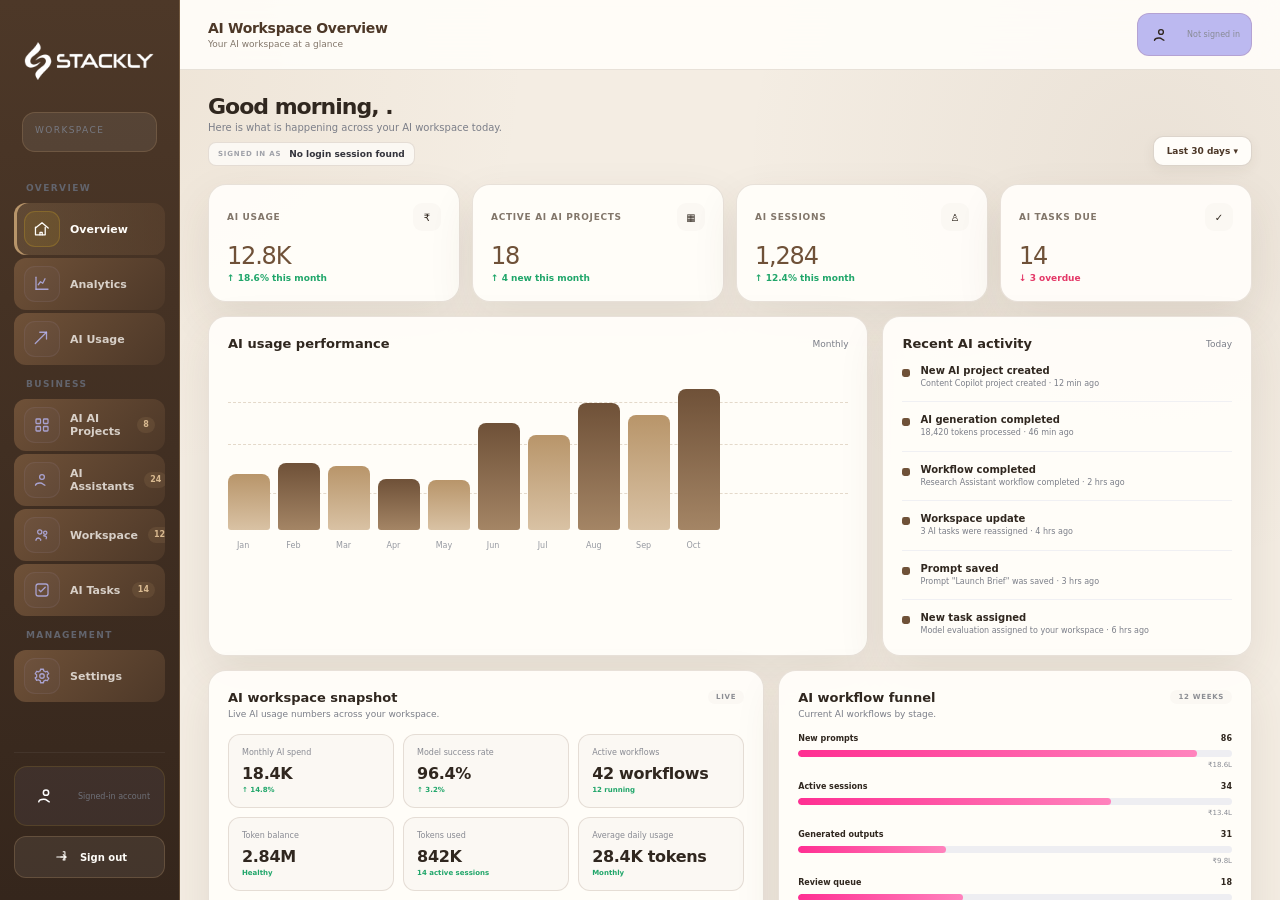
<file: admin-dashboard.html>
<!DOCTYPE html>
<html lang="en">
<head>
<meta charset="UTF-8">
<meta name="viewport" content="width=device-width,initial-scale=1.0">
<title>Stackly  Dashboard</title>
<meta name="description" content="Stackly AI user workspace dashboard for prompts, AI usage, projects and workflows.">

<style>
:root{
  --db-bg:#f4f3f8;
  --db-panel:#fff;
  --db-text:#14181d;
  --db-muted:#7b7e88;
  --db-line:#e7e8ed;
  --db-pink:#ff2f92;
  --db-pink-dark:#d81d77;
  --db-green:#20a66a;
  --db-orange:#e99a18;
  --db-red:#e43867;
  --db-blue:#3671e9;
  --db-sidebar:180px;
  --db-radius:18px;
  --db-shadow:0 12px 33px rgba(20,22,28,.06);
}
*{box-sizing:border-box;margin:0;padding:0}
html,body{height:100%}
body{
  font-family:Inter,ui-sans-serif,system-ui,-apple-system,BlinkMacSystemFont,"Segoe UI",sans-serif;
  background:var(--db-bg);
  color:var(--db-text);
  overflow:hidden;
}
button,input,select{font:inherit}
button{cursor:pointer}
a{text-decoration:none;color:inherit}

.stackly-ai-user-dashboard{
  height:100vh;
  display:flex;
  overflow:hidden;
}

/* SIDEBAR */
.dashboard-sidebar{
  width:var(--db-sidebar);
  flex:0 0 var(--db-sidebar);
  height:100vh;
  padding:22px 14px;
  background:#101114;
  color:#fff;
  display:flex;
  flex-direction:column;
  border-right:1px solid #24182a;
  z-index:30;
}
.dashboard-brand{
  display:flex;
  align-items:center;
  gap:10px;
  padding:3px 10px 24px;
}
.dashboard-brand-mark{
  width:36px;height:36px;
  display:grid;place-items:center;
  border-radius:11px;
  color:#111;
  background:#fff;
  font-weight:930;
}
.dashboard-brand strong{font-size:20px;letter-spacing:-.8px}
.dashboard-role{
  margin:0 8px 18px;
  padding:11px 12px;
  border:1px solid rgba(183,183,183,.09);
  border-radius:13px;
  background:rgba(183,183,183,.043);
}
.dashboard-role small{
  display:block;
  color:#777982;
  font-size:9px;
  text-transform:uppercase;
  letter-spacing:1.4px;
}
.dashboard-role b{
  display:block;
  margin-top:4px;
  font-size:11px;
}
.dashboard-nav{
  flex:1;
  min-height:0;
  overflow-y:auto;
  overflow-x:hidden;
  padding:2px 0 12px;
}
.dashboard-nav::-webkit-scrollbar{width:4px}
.dashboard-nav::-webkit-scrollbar-thumb{background:#33633b;border-radius:99px}
.nav-heading{
  padding:11px 12px 7px;
  color:#62646d;
  font-size:9px;
  font-weight:830;
  letter-spacing:1.4px;
  text-transform:uppercase;
}
.dashboard-nav button{
  width:100%;
  display:flex;
  align-items:center;
  gap:11px;
  padding:11px 12px;
  margin:2px 0;
  border:0;
  border-radius:11px;
  background:transparent;
  color:#9698a0;
  text-align:left;
  font-size:11px;
  font-weight:700;
  transition:.2s ease;
}
.dashboard-nav button:hover{background:rgba(183,183,183,.06);color:#fff}
.dashboard-nav button.active{
  color:#fff;
  background:linear-gradient(90deg,rgba(183,47,146,.18),rgba(183,47,146,.06));
  box-shadow:inset 3px 0 0 var(--db-pink);
}
.nav-icon{
  width:24px;height:24px;
  display:grid;place-items:center;
  border-radius:8px;
  background:rgba(183,183,183,.043);
  font-size:11px;
  flex:0 0 24px;
}
.nav-count{
  margin-left:auto;
  min-width:20px;
  padding:3px 3px;
  border-radius:99px;
  text-align:center;
  color:#ff72b8;
  background:rgba(183,47,146,.10);
  font-size:8px;
}
.sidebar-bottom{
  border-top:1px solid rgba(183,183,183,.08);
  padding-top:13px;
}
.profile-mini{
  display:flex;
  align-items:center;
  gap:9px;
  padding:9px;
  border-radius:12px;
  background:rgba(183,183,183,.04);
}
.profile-avatar{
  width:31px;height:31px;
  display:grid;place-items:center;
  border-radius:10px;
  color:#fff;
  background:linear-gradient(133deg,#ff2f92,#733eff);
  font-size:10px;
  font-weight:830;
}
.profile-mini div{min-width:0}
.profile-mini b{display:block;font-size:10px;white-space:nowrap;overflow:hidden;text-overflow:ellipsis}
.profile-mini span{display:block;margin-top:2px;color:#6e7078;font-size:8px}
.sidebar-signout{
  width:100%;
  margin-top:9px;
  min-height:38px;
  display:flex;
  align-items:center;
  justify-content:center;
  gap:8px;
  border:1px solid rgba(183,183,183,.08);
  border-radius:11px;
  background:rgba(183,183,183,.033);
  color:#9a9ca4;
  font-size:10px;
  font-weight:730;
  transition:.2s ease;
}
.sidebar-signout:hover{
  color:#fff;
  border-color:rgba(183,47,146,.33);
  background:rgba(183,47,146,.10);
}
.sidebar-signout span{font-size:14px}
.dashboard-overlay{
  display:none;
  position:fixed;
  inset:0;
  z-index:18;
  background:rgba(3,6,8,.32);
  backdrop-filter:blur(2px);
}


/* MAIN APP */
.dashboard-main{
  min-width:0;
  flex:1;
  height:100vh;
  display:flex;
  flex-direction:column;
  overflow:hidden;
}
.dashboard-header{
  height:70px;
  flex:0 0 70px;
  display:flex;
  align-items:center;
  justify-content:space-between;
  gap:20px;
  padding:0 28px;
  background:rgba(183,183,183,.9);
  border-bottom:1px solid var(--db-line);
  backdrop-filter:blur(16px);
  z-index:20;
}
.mobile-menu{
  display:none;
  width:36px;height:36px;
  border:1px solid var(--db-line);
  border-radius:10px;
  background:#fff;
}
.header-left{display:flex;align-items:center;gap:14px;min-width:0}
.header-title h1{font-size:14px;letter-spacing:-.3px}
.header-title p{margin-top:3px;color:var(--db-muted);font-size:9px}
.header-right{display:flex;align-items:center;gap:9px}
.header-icon{
  width:33px;height:33px;
  display:grid;place-items:center;
  border:1px solid var(--db-line);
  border-radius:10px;
  background:#fff;
  color:#666972;
  position:relative;
}
.notification-dot{
  position:absolute;
  width:6px;height:6px;
  top:7px;right:7px;
  border-radius:30%;
  background:var(--db-pink);
  box-shadow:0 0 0 2px #fff;
}
.header-user{
  display:flex;align-items:center;gap:8px;
  padding:3px 8px 3px 3px;
  border:1px solid var(--db-line);
  border-radius:11px;
  background:#fff;
}
.header-avatar{
  width:27px;height:27px;
  display:grid;place-items:center;
  border-radius:8px;
  background:#111;
  color:#fff;
  font-size:9px;
  font-weight:800;
}
.header-user b{font-size:9px}
.header-user span{display:block;color:#888b94;font-size:8px;margin-top:1px}

/* SCROLLABLE CONTENT */
.dashboard-scroll{
  flex:1;
  min-height:0;
  overflow-y:auto;
  overflow-x:hidden;
  padding:24px 28px 43px;
  scroll-behavior:smooth;
}
.dashboard-scroll::-webkit-scrollbar{width:8px}
.dashboard-scroll::-webkit-scrollbar-thumb{background:#cfd1d7;border-radius:99px}
.dashboard-section{
  display:none;
  animation:sectionIn .28s ease both;
}
.dashboard-section.active{display:block}
@keyframes sectionIn{
  from{opacity:0;transform:translateY(8px)}
  to{opacity:1;transform:none}
}
.section-heading{
  display:flex;
  justify-content:space-between;
  align-items:flex-end;
  gap:20px;
  margin-bottom:18px;
}
.section-heading h2{font-size:22px;letter-spacing:-1px}
.section-heading p{margin-top:3px;color:var(--db-muted);font-size:10px}
.heading-action{
  padding:9px 13px;
  border:1px solid var(--db-line);
  border-radius:10px;
  background:#fff;
  color:#333861;
  font-size:9px;
  font-weight:800;
}
.logged-in-id{
  display:inline-flex;
  align-items:center;
  gap:8px;
  margin-top:9px;
  padding:6px 9px;
  border:1px solid #ececf1;
  border-radius:8px;
  background:#fafafd;
  max-width:100%;
}
.logged-in-id span{
  color:#a0a2a9;
  font-size:7px;
  font-weight:830;
  letter-spacing:.8px;
}
.logged-in-id strong{
  color:#33333b;
  font-size:9px;
  font-weight:730;
  overflow:hidden;
  text-overflow:ellipsis;
  white-space:nowrap;
}


/* CARDS */
.card{
  background:var(--db-panel);
  border:1px solid var(--db-line);
  border-radius:var(--db-radius);
  box-shadow:var(--db-shadow);
}
.stats-grid{
  display:grid;
  grid-template-columns:repeat(4,1fr);
  gap:12px;
}
.stat-card{padding:18px}
.stat-top{display:flex;align-items:center;justify-content:space-between}
.stat-label{color:var(--db-muted);font-size:9px;font-weight:730;text-transform:uppercase;letter-spacing:.7px}
.stat-icon{
  width:28px;height:28px;
  display:grid;place-items:center;
  border-radius:9px;
  background:#f7f7f9;
  font-size:10px;
}
.stat-value{margin-top:11px;font-size:24px;letter-spacing:-1.2px}
.stat-change{margin-top:3px;font-size:9px;font-weight:730}
.up{color:var(--db-green)}
.down{color:var(--db-red)}

.dashboard-subgrid{
  display:grid;
  grid-template-columns:repeat(3,minmax(0,1fr));
  gap:10px;
  margin-bottom:14px;
}
.mini-panel{
  min-height:412px;
  padding:13px;
  display:flex;
  flex-direction:column;
  overflow:hidden;
}
.mini-panel h3{
  color:#7e8189;
  font-size:8px;
  text-transform:uppercase;
  letter-spacing:.73px;
}
.mini-panel strong{
  margin-top:10px;
  font-size:19px;
  letter-spacing:-.7px;
}
.mini-panel span{
  margin-top:3px;
  color:#92949c;
  font-size:8px;
  line-height:1.43;
}
.mini-panel b{
  margin-top:auto;
  padding-top:9px;
  color:#666971;
  font-size:8px;
}

.extra-dashboard-stack{
  display:grid;
  gap:14px;
  margin-top:14px;
}
.wide-data-card,.data-table-card,.timeline-card,.notice-list{
  padding:19px;
}
.wide-card-head{
  display:flex;
  align-items:flex-start;
  justify-content:space-between;
  gap:14px;
  margin-bottom:16px;
}
.wide-card-head h3{font-size:13px}
.wide-card-head p{margin-top:4px;color:var(--db-muted);font-size:9px;line-height:1.3}
.data-period{
  padding:3px 8px;
  border-radius:99px;
  background:#f6f6f8;
  color:#8b8d93;
  font-size:7px;
  font-weight:830;
  letter-spacing:.7px;
}
.metric-row{
  display:grid;
  grid-template-columns:130px 90px minmax(100px,1fr) 43px;
  align-items:center;
  gap:12px;
  min-height:48px;
  border-top:1px solid #f0f0f3;
}
.metric-row:first-of-type{border-top:0}
.metric-row span{font-size:9px;font-weight:700}
.metric-row b{font-size:9px}
.metric-row small{color:#83878f;font-size:8px;text-align:right}
.metric-bar{
  height:7px;
  border-radius:99px;
  background:#eeeef2;
  overflow:hidden;
}
.metric-bar em{
  display:block;
  height:100%;
  border-radius:99px;
  background:linear-gradient(90deg,#ff2f92,#ff83bd);
}
.timeline-item{
  display:grid;
  grid-template-columns:33px 1fr auto;
  gap:12px;
  align-items:center;
  min-height:48px;
  border-top:1px solid #f0f0f3;
}
.timeline-item:first-of-type{border-top:0}
.timeline-item b{font-size:9px;color:#ff2f92}
.timeline-item span{font-size:9px;font-weight:730}
.timeline-item small{color:#898b93;font-size:8px;text-align:right}
.notice{
  display:grid;
  grid-template-columns:180px 1fr auto;
  gap:12px;
  align-items:center;
  min-height:30px;
  padding:10px 0;
  border-top:1px solid #f0f0f3;
}
.notice:first-of-type{border-top:0}
.notice strong{font-size:9px}
.notice span{color:#83878f;font-size:8px;line-height:1.3}
.notice b{font-size:8px;color:#666971;white-space:nowrap}
.analytics-row{
  display:grid;
  grid-template-columns:143px 110px 130px minmax(120px,1fr);
  align-items:center;
  gap:12px;
  min-height:30px;
  border-top:1px solid #f0f0f3;
}
.analytics-row:first-of-type{border-top:0}
.analytics-row strong{font-size:9px}
.analytics-row span,.analytics-row b{font-size:8px;color:#777a82}
.analytics-row i{
  height:7px;
  border-radius:99px;
  overflow:hidden;
  background:#eeeef2;
}
.analytics-row i em{
  display:block;
  height:100%;
  border-radius:99px;
  background:linear-gradient(90deg,#111216,#ff2f92);
}
.mini-data-table{width:100%;overflow-x:auto}
.mini-row{
  display:grid;
  grid-template-columns:1.3fr 1fr 1fr 1fr;
  min-width:360px;
  min-height:36px;
  align-items:center;
  border-top:1px solid #f0f0f3;
}
.mini-row span{font-size:8px}
.mini-row.header span{
  color:#8b8d93;
  font-size:7px;
  font-weight:830;
  text-transform:uppercase;
  letter-spacing:.7px;
}
.behaviour-grid,.portfolio-grid{
  display:grid;
  grid-template-columns:repeat(3,1fr);
  gap:10px;
}
.behaviour-grid div,.portfolio-grid div{
  padding:13px 12px;
  border:1px solid #ececf0;
  border-radius:12px;
  background:#fafafd;
}
.behaviour-grid b,.portfolio-grid b{
  display:block;
  font-size:14px;
  letter-spacing:-.3px;
}
.behaviour-grid span,.portfolio-grid span{
  display:block;
  margin-top:4px;
  color:#888b93;
  font-size:8px;
}
.age-grid{
  display:grid;
  grid-template-columns:repeat(4,1fr);
  gap:12px;
}
.age-grid div{
  padding:13px;
  border:1px solid #ececf0;
  border-radius:12px;
  background:#fafafd;
}
.age-grid span,.age-grid b{display:block;font-size:9px}
.age-grid b{margin-top:8px;font-size:13px}
.age-grid i{
  display:block;
  height:6px;
  margin-top:10px;
  border-radius:99px;
  background:#eeeef2;
  overflow:hidden;
}
.age-grid i em{
  display:block;
  height:100%;
  background:#ff2f92;
  border-radius:99px;
}
.expense-row{
  display:grid;
  grid-template-columns:1fr 100px 30px;
  min-height:36px;
  align-items:center;
  border-top:1px solid #f0f0f3;
}
.expense-row span{font-size:9px}
.expense-row b{font-size:9px}
.expense-row small{font-size:8px;color:#888b93;text-align:right}

.dashboard-grid{
  display:grid;
  grid-template-columns:1.43fr .8fr;
  gap:14px;
  margin-top:14px;
}
.panel{padding:19px}
.panel-title{
  display:flex;
  justify-content:space-between;
  align-items:center;
  gap:12px;
  margin-bottom:14px;
}
.panel-title h3{font-size:13px}
.panel-title span{color:var(--db-muted);font-size:9px}

.chart{
  height:183px;
  position:relative;
  display:flex;
  align-items:flex-end;
  gap:8px;
  padding:10px 0 18px;
}
.chart-line{
  position:absolute;
  left:0;right:0;
  border-top:1px dashed #ececf0;
}
.chart-line.l1{top:20%}
.chart-line.l2{top:43%}
.chart-line.l3{top:70%}
.bar{
  flex:1;
  min-width:10px;
  max-width:42px;
  height:var(--h);
  border-radius:8px 8px 3px 3px;
  background:linear-gradient(180deg,#ff4da1,#ffb4d7);
  position:relative;
  z-index:1;
}
.bar:nth-child(odd){background:linear-gradient(180deg,#202412,#777981)}
.bar span{
  position:absolute;
  bottom:-20px;
  left:30%;
  transform:translateX(-30%);
  color:#9699a1;
  font-size:8px;
}
.activity-list{display:grid;gap:12px}
.activity{
  display:flex;gap:10px;align-items:flex-start;
  padding-bottom:12px;
  border-bottom:1px solid #f0f0f3;
}
.activity:last-child{border-bottom:0;padding-bottom:0}
.activity-dot{
  width:8px;height:8px;
  flex:0 0 8px;
  margin-top:4px;
  border-radius:30%;
  background:var(--db-pink);
}
.activity b{display:block;font-size:10px}
.activity span{display:block;margin-top:3px;color:var(--db-muted);font-size:8px;line-height:1.3}

/* TABLES */
.table-card{overflow:hidden}
.table-wrap{
  width:100%;
  overflow:auto;
}
.data-table{
  width:100%;
  min-width:630px;
  border-collapse:collapse;
}
.data-table th{
  padding:12px 16px;
  background:#fafafd;
  color:#83878f;
  text-align:left;
  font-size:8px;
  text-transform:uppercase;
  letter-spacing:.8px;
}
.data-table td{
  padding:14px 16px;
  border-top:1px solid #f0f0f3;
  font-size:9px;
}
.data-table td strong{font-size:9px}
.status{
  display:inline-flex;
  padding:3px 8px;
  border-radius:99px;
  font-size:8px;
  font-weight:800;
}
.status.active{color:#188634;background:#eaf8f1}
.status.pending{color:#ae7118;background:#fff3df}
.status.closed{color:#8b4a34;background:#fcecef}
.avatar{
  width:28px;height:28px;
  display:inline-grid;place-items:center;
  margin-right:7px;
  vertical-align:middle;
  border-radius:9px;
  background:#ececf1;
  font-size:8px;
  font-weight:800;
}

/* PROJECT CARDS */
.project-grid{
  display:grid;
  grid-template-columns:repeat(3,1fr);
  gap:12px;
}
.project-card{padding:18px}
.project-top{display:flex;justify-content:space-between;gap:10px}
.project-card h3{font-size:12px}
.project-card p{margin-top:6px;color:var(--db-muted);font-size:9px;line-height:1.3}
.project-progress{margin-top:14px}
.progress-meta{display:flex;justify-content:space-between;color:#878a92;font-size:8px}
.progress-track{height:6px;margin-top:6px;border-radius:99px;background:#eeeef2;overflow:hidden}
.progress-track i{display:block;height:100%;width:var(--progress);border-radius:99px;background:var(--db-pink)}
.project-footer{display:flex;justify-content:space-between;align-items:center;margin-top:13px}
.project-people{display:flex}
.project-people span{
  width:22px;height:22px;
  margin-right:-3px;
  display:grid;place-items:center;
  border:2px solid #fff;
  border-radius:30%;
  background:#dddde3;
  font-size:7px;
}

/* REVENUE / KPI */
.kpi-grid{display:grid;grid-template-columns:repeat(3,1fr);gap:12px}
.kpi-card{padding:18px}
.kpi-card h3{font-size:10px;color:var(--db-muted)}
.kpi-card strong{display:block;margin-top:9px;font-size:18px;letter-spacing:-1px}
.kpi-card small{display:block;margin-top:4px;color:#888b93;font-size:8px}
.goal{
  margin-top:14px;
  padding:18px;
  border-radius:16px;
  background:#111216;
  color:#fff;
}
.goal-head{display:flex;justify-content:space-between;font-size:9px}
.goal p{margin-top:3px;color:#8e9098;font-size:8px}
.goal-track{height:7px;margin-top:13px;background:#2c2d32;border-radius:99px;overflow:hidden}
.goal-track i{display:block;width:74%;height:100%;background:linear-gradient(90deg,#ff2f92,#ff7fbd);border-radius:99px}

/* SETTINGS */
.settings-grid{display:grid;grid-template-columns:1fr 1fr;gap:14px}
.settings-card{padding:20px}
.settings-card h3{font-size:12px}
.settings-card p{margin-top:3px;color:var(--db-muted);font-size:9px;line-height:1.3}
.settings-field{margin-top:13px}
.settings-field label{display:block;margin-bottom:6px;font-size:9px;font-weight:800}
.settings-field input,.settings-field select{
  width:100%;height:42px;
  border:1px solid var(--db-line);
  border-radius:10px;
  background:#fafafd;
  padding:0 11px;
  outline:none;
  font-size:10px;
}
.save-btn{
  margin-top:13px;
  padding:10px 14px;
  border:0;
  border-radius:10px;
  background:#111216;
  color:#fff;
  font-size:9px;
  font-weight:800;
}

/* MOBILE */
@media(max-width:1030px){
  :root{--db-sidebar:220px}
  .stats-grid{grid-template-columns:repeat(2,1fr)}
  .dashboard-grid{grid-template-columns:1fr}
  .project-grid{grid-template-columns:repeat(2,1fr)}
}
@media(max-width:760px){
  body{overflow:hidden}
  .dashboard-sidebar{
    position:fixed;
    left:0;top:0;bottom:0;
    width:min(290px,86vw);
    transform:translateX(-110%);
    transition:transform .28s cubic-bezier(.22,.61,.36,1);
    box-shadow:22px 0 60px rgba(0,0,0,.28);
    z-index:40;
  }
  .dashboard-sidebar.open{transform:translateX(0)}
  .dashboard-sidebar.open + .dashboard-overlay{display:block}
  .dashboard-overlay{
    z-index:33;
  }
  .dashboard-main{width:100%;min-width:0}
  .dashboard-header{
    height:62px;
    flex-basis:62px;
    padding:0 12px;
    position:relative;
    z-index:30;
  }
  .mobile-menu{
    display:grid;
    place-items:center;
    flex:0 0 36px;
    font-size:16px;
    color:#22242a;
  }
  .mobile-menu.is-open{background:#111216;color:#fff}
  .header-left{gap:9px}
  .header-title{min-width:0}
  .header-title h1{
    font-size:14px;
    white-space:nowrap;
    overflow:hidden;
    text-overflow:ellipsis;
  }
  .header-title p{display:none}
  .header-user{
    padding:4px;
    border:0;
    background:transparent;
  }
  .header-user div{display:none}
  .header-icon{display:none}
  .dashboard-scroll{padding:18px 13px 33px}
  .dashboard-subgrid{grid-template-columns:repeat(2,minmax(0,1fr));gap:9px}
  .mini-panel{min-height:118px}
  .stats-grid{grid-template-columns:1fr 1fr;gap:9px}
  .stat-card{padding:14px}
  .stat-value{font-size:20px}
  .project-grid{grid-template-columns:1fr}
  .kpi-grid{grid-template-columns:1fr}
  .settings-grid{grid-template-columns:1fr}
  .section-heading{gap:12px}
  .logged-in-id{max-width:calc(100vw - 30px)}
}
@media(max-width:360px){
  .dashboard-subgrid{grid-template-columns:1fr}
  .stats-grid{grid-template-columns:1fr}
  .section-heading{align-items:flex-start;flex-direction:column}
  .header-icon{display:none}
  .heading-action{width:100%;text-align:center}
  .section-heading h2{font-size:20px}
  .dashboard-scroll{padding-left:11px;padding-right:11px}
  .data-table{min-width:680px}
}

@media(max-width:760px){
  .metric-row{grid-template-columns:1fr 63px;gap:8px;padding:8px 0}
  .metric-row .metric-bar{grid-column:1 / -1}
  .metric-row small{display:none}
  .analytics-row{grid-template-columns:1fr 80px;gap:7px;padding:8px 0}
  .analytics-row i{grid-column:1 / -1}
  .analytics-row b{display:none}
  .notice{grid-template-columns:1fr auto;gap:7px}
  .notice span{grid-column:1 / -1}
  .notice b{grid-column:2;grid-row:1}
  .timeline-item{grid-template-columns:48px 1fr}
  .timeline-item small{grid-column:2;text-align:left}
  .behaviour-grid,.portfolio-grid{grid-template-columns:repeat(2,1fr)}
  .age-grid{grid-template-columns:1fr 1fr}
  .wide-data-card,.data-table-card,.timeline-card,.notice-list{padding:13px}
}
@media(max-width:360px){
  .behaviour-grid,.portfolio-grid,.age-grid{grid-template-columns:1fr}
}


/* ===== EXTENDED OVERVIEW DATA ===== */
.overview-data-grid{display:grid;grid-template-columns:1.08fr .92fr;gap:14px;margin-top:14px}
.overview-three-grid{display:grid;grid-template-columns:repeat(3,1fr);gap:14px;margin-top:14px}
.overview-data-card{padding:19px;min-width:0}
.overview-wide-card{margin-top:14px}
.overview-card-head{display:flex;justify-content:space-between;align-items:flex-start;gap:12px;margin-bottom:13px}
.overview-card-head h3{font-size:13px}
.overview-card-head p{margin-top:4px;color:var(--db-muted);font-size:9px;line-height:1.3}
.overview-card-head>span{padding:3px 8px;border-radius:99px;background:#f6f6f8;color:#8b8d93;font-size:7px;font-weight:830;letter-spacing:.7px;white-space:nowrap}
.overview-kpi-grid{display:grid;grid-template-columns:repeat(3,1fr);gap:9px}
.overview-kpi-grid>div{padding:13px;border:1px solid #ececf0;border-radius:12px;background:#fafafd}
.overview-kpi-grid small{display:block;color:#898b93;font-size:8px}
.overview-kpi-grid strong{display:block;margin-top:7px;font-size:16px;letter-spacing:-.3px}
.overview-kpi-grid em{display:block;margin-top:3px;color:var(--db-green);font-size:7px;font-style:normal;font-weight:800}
.funnel-list>div,.capacity-list>div,.target-list>div{margin-top:13px}
.funnel-list label,.capacity-list label,.target-list label{display:flex;justify-content:space-between;gap:10px;font-size:8px;font-weight:730}
.funnel-list label b,.capacity-list label b,.target-list label b{font-size:8px}
.funnel-list i,.capacity-list i,.target-list i,.resource-list i{display:block;height:7px;margin-top:7px;border-radius:99px;background:#eeeef2;overflow:hidden}
.funnel-list em,.capacity-list em,.target-list em,.resource-list em{display:block;height:100%;border-radius:99px;background:linear-gradient(90deg,#ff2f92,#ff83bd)}
.funnel-list small,.target-list small{display:block;margin-top:4px;color:#888b93;font-size:7px;text-align:right}
.finance-list>div{display:grid;grid-template-columns:1fr auto auto;align-items:center;gap:12px;min-height:39px;border-top:1px solid #f0f0f3}
.finance-list>div:first-child{border-top:0}
.finance-list span{font-size:8px;color:#777a82}
.finance-list strong{font-size:9px}
.finance-list b{font-size:7px;color:#777a82}
.finance-list .positive{color:var(--db-green)}
.finance-list .warning{color:var(--db-orange)}
.delivery-list>div{display:grid;grid-template-columns:1.13fr .8fr 33px;gap:10px;align-items:center;padding:9px 0;border-top:1px solid #f0f0f3}
.delivery-list>div:first-child{border-top:0}
.delivery-list span b{display:block;font-size:8px}
.delivery-list span small{display:block;margin-top:3px;color:#898b93;font-size:7px}
.delivery-list i{height:6px;border-radius:99px;background:#eeeef2;overflow:hidden}
.delivery-list i em{display:block;height:100%;border-radius:99px;background:linear-gradient(90deg,#111216,#ff2f92)}
.delivery-list strong{font-size:7px;color:#777a82;text-align:right}
.overview-schedule>div{display:grid;grid-template-columns:38px 1fr 38px;gap:14px;align-items:center;min-height:32px;border-top:1px solid #f0f0f3}
.overview-schedule>div:first-child{border-top:0}
.overview-schedule time{font-size:8px;font-weight:830;color:#ff2f92}
.overview-schedule b{display:block;font-size:9px}
.overview-schedule span{display:block;margin-top:3px;color:#888b93;font-size:8px}
.overview-schedule em{justify-self:end;padding:3px 7px;border-radius:99px;background:#f6f6f8;color:#777a82;font-size:7px;font-style:normal;font-weight:800}
.client-rank-list>div{display:grid;grid-template-columns:18px 1fr auto;gap:9px;align-items:center;padding:10px 0;border-top:1px solid #f0f0f3}
.client-rank-list>div:first-child{border-top:0}
.client-rank-list>b{font-size:7px;color:#a0a2a9}
.client-rank-list span{font-size:8px;font-weight:730}
.client-rank-list span small{display:block;margin-top:3px;color:#898b93;font-size:7px;font-weight:300}
.client-rank-list strong{font-size:8px}
.capacity-list label{font-size:8px}
.priority-list>div{display:grid;grid-template-columns:9px 1fr auto;gap:9px;align-items:center;padding:9px 0;border-top:1px solid #f0f0f3}
.priority-list>div:first-child{border-top:0}
.priority-list span{font-size:8px;font-weight:730}
.priority-list span small{display:block;margin-top:3px;color:#898b93;font-size:7px;font-weight:300}
.priority-list b{font-size:7px;color:#777a82}
.priority-dot{width:7px;height:7px;border-radius:30%;display:block}
.priority-dot.high{background:#e43867}.priority-dot.medium{background:#e99a18}.priority-dot.low{background:#3671e9}
.overview-activity-table{width:100%;overflow:auto}
.overview-table-row{display:grid;grid-template-columns:2fr .8fr .8fr .8fr .3fr;gap:12px;align-items:center;min-width:630px;min-height:49px;border-top:1px solid #f0f0f3}
.overview-table-row.head{min-height:30px;border-top:0}
.overview-table-row.head span{color:#8b8d93;font-size:7px;font-weight:830;text-transform:uppercase;letter-spacing:.6px}
.overview-table-row>span,.overview-table-row>strong,.overview-table-row>time{font-size:8px}
.overview-table-row>span b{display:block;font-size:8px}
.overview-table-row>span small{display:block;margin-top:3px;color:#898b93;font-size:7px}
.overview-table-row strong{color:var(--db-green);font-size:7px}
.overview-table-row strong.risk{color:var(--db-red)}
.overview-table-row time{color:#898b93}
.health-list>div{display:grid;grid-template-columns:1fr auto auto;gap:10px;align-items:center;min-height:39px;border-top:1px solid #f0f0f3}
.health-list>div:first-child{border-top:0}
.health-list span{font-size:8px;color:#777a82}.health-list strong{font-size:9px}.health-list em{font-size:7px;color:#888b93;font-style:normal}
.resource-list>div{display:grid;grid-template-columns:1fr 34px;gap:8px;align-items:center;margin-top:13px}
.resource-list span{font-size:8px}.resource-list strong{font-size:8px;text-align:right}
.resource-list i{grid-column:1/-1;margin-top:0}
.target-list small{font-size:7px}
@media(max-width:1030px){
 .overview-three-grid{grid-template-columns:1fr 1fr}
 .overview-three-grid>.overview-data-card:last-child{grid-column:1/-1}
}
@media(max-width:760px){
 .overview-data-grid{grid-template-columns:1fr}
 .overview-three-grid{grid-template-columns:1fr}
 .overview-three-grid>.overview-data-card:last-child{grid-column:auto}
 .overview-kpi-grid{grid-template-columns:repeat(2,1fr)}
 .overview-schedule>div{grid-template-columns:48px 1fr 33px;gap:9px}
}
@media(max-width:360px){
 .overview-kpi-grid{grid-template-columns:1fr}
 .overview-data-card{padding:13px}
 .overview-schedule>div{grid-template-columns:1fr auto;gap:6px;padding:9px 0}
 .overview-schedule time{grid-column:1/-1}
 .overview-schedule em{grid-column:2;grid-row:2}
 .delivery-list>div{grid-template-columns:1fr 32px}
 .delivery-list i{grid-column:1}
 .delivery-list strong{grid-column:2;grid-row:1/3}
}
</style>

<style id="stackly-light-brown-beige-palette">
:root{
  --theme-brown:#6f5138;
  --theme-brown-dark:#4d3828;
  --theme-brown-soft:#8b6b4d;
  --theme-beige:#f4ede3;
  --theme-beige-light:#fbf8f3;
  --theme-cream:#fffdf9;
  --theme-text:#30271f;
  --theme-muted:#82766a;
  --theme-line:rgba(111,81,56,.16);
  --theme-gold:#b8956a;
  --theme-shadow:0 18px 45px rgba(76,56,40,.10);
}
body{
  background:
    radial-gradient(circle at 10% 8%,rgba(184,149,106,.10),transparent 28%),
    radial-gradient(circle at 90% 18%,rgba(111,81,56,.07),transparent 30%),
    var(--theme-beige) !important;
  color:var(--theme-text) !important;
}
.dashboard-sidebar{
  background:linear-gradient(180deg,#4d3828,#35261c) !important;
  border-right:1px solid rgba(184,149,106,.35) !important;
}
.dashboard-role{
  background:rgba(255,253,249,.07) !important;
  border-color:rgba(184,149,106,.25) !important;
}
.dashboard-nav button,
.sidebar-nav button,
.sidebar-link{
  color:rgba(255,253,249,.76) !important;
}
.dashboard-nav button:hover,
.dashboard-nav button.active,
.sidebar-nav button:hover,
.sidebar-nav button.active,
.sidebar-link:hover,
.sidebar-link.active{
  background:linear-gradient(90deg,rgba(184,149,106,.22),rgba(111,81,56,.34)) !important;
  color:#fffdf9 !important;
}
.dashboard-nav button.active{
  box-shadow:inset 3px 0 0 var(--theme-gold) !important;
}
.nav-count{
  color:#d8b990 !important;
  background:rgba(184,149,106,.14) !important;
}
.dashboard-header,
.dashboard-topbar{
  background:rgba(255,253,249,.92) !important;
  border-bottom:1px solid var(--theme-line) !important;
}
.dashboard-header h1,
.dashboard-topbar h1,
.section-title,
.card-title{
  color:var(--theme-brown-dark) !important;
}
.dashboard-header p,
.section-subtitle,
.muted,
.card-subtitle{
  color:var(--theme-muted) !important;
}
.card,
.dashboard-card,
.data-card,
.wide-data-card,
.data-table-card,
.timeline-card,
.mini-panel,
.stat-card,
.metric-card,
.chart-card,
.table-card,
.settings-card,
.overview-card,
.panel,
.project-card,
.kpi-card{
  background:rgba(255,253,249,.96) !important;
  border-color:var(--theme-line) !important;
  box-shadow:var(--theme-shadow) !important;
}
.card:hover,
.dashboard-card:hover,
.data-card:hover,
.wide-data-card:hover,
.mini-panel:hover,
.stat-card:hover,
.metric-card:hover{
  border-color:rgba(184,149,106,.45) !important;
}
.stat-icon,
.data-period,
.heading-action,
.overview-card-head>span,
.logged-in-id,
.behaviour-grid div,
.portfolio-grid div,
.age-grid div,
.overview-kpi-grid>div{
  background:var(--theme-beige-light) !important;
  border-color:var(--theme-line) !important;
}
.stat-value,
.kpi-value,
.metric-value,
.card-value,
.big-number{
  color:var(--theme-brown) !important;
}
.stat-label,
.kpi-label,
.metric-label,
.card-label{
  color:var(--theme-muted) !important;
}
button,
.primary-btn,
.dashboard-btn,
.btn-primary,
.save-btn{
  background:linear-gradient(135deg,var(--theme-brown),var(--theme-brown-dark)) !important;
  color:#fffdf9 !important;
  border-color:var(--theme-brown) !important;
}
button:hover,
.primary-btn:hover,
.dashboard-btn:hover,
.btn-primary:hover,
.save-btn:hover{
  background:linear-gradient(135deg,var(--theme-brown-soft),var(--theme-brown)) !important;
  box-shadow:0 10px 24px rgba(111,81,56,.20) !important;
}
.secondary-btn,
.btn-secondary{
  background:var(--theme-cream) !important;
  color:var(--theme-brown) !important;
  border:1px solid rgba(184,149,106,.60) !important;
}
.secondary-btn:hover,
.btn-secondary:hover{
  background:var(--theme-beige) !important;
}
.status.active{
  color:#55714f !important;
  background:#edf3e9 !important;
}
.status.pending{
  color:#8a6436 !important;
  background:#f7eedf !important;
}
.status.closed{
  color:#7a5147 !important;
  background:#f4e7e2 !important;
}
.progress,
.metric-track,
.bar-track,
.progress-track,
.metric-bar{
  background:#e8ddce !important;
}
.progress > span,
.metric-bar > span,
.bar-fill,
.progress-track i{
  background:linear-gradient(90deg,var(--theme-brown),var(--theme-gold)) !important;
}
.chart-line{
  border-color:#e4d9ca !important;
}
.bar{
  background:linear-gradient(180deg,#b8956a,#d9c2a4) !important;
}
.bar:nth-child(odd){
  background:linear-gradient(180deg,#6f5138,#a48565) !important;
}
.activity-dot,
.timeline-dot{
  background:var(--theme-brown) !important;
}
.timeline-dot{
  border-color:var(--theme-gold) !important;
}
table thead,
.mini-data-table thead{
  background:var(--theme-beige) !important;
}
table th,
.mini-data-table th{
  color:var(--theme-brown-dark) !important;
}
table td,
.mini-data-table td{
  border-color:var(--theme-line) !important;
  color:var(--theme-text) !important;
}
input,
select,
textarea,
.form-control{
  background:#fffdf9 !important;
  color:var(--theme-text) !important;
  border-color:rgba(111,81,56,.20) !important;
}
input:focus,
select:focus,
textarea:focus,
.form-control:focus{
  border-color:var(--theme-gold) !important;
  box-shadow:0 0 0 3px rgba(184,149,106,.14) !important;
}
.avatar,
.user-avatar,
.profile-avatar,
.header-avatar{
  background:linear-gradient(135deg,var(--theme-brown),var(--theme-gold)) !important;
  color:#fffdf9 !important;
}
.sidebar-signout{
  background:rgba(255,253,249,.07) !important;
  color:#fffdf9 !important;
  border-color:rgba(184,149,106,.28) !important;
}
.sidebar-signout:hover{
  background:rgba(184,149,106,.16) !important;
  border-color:var(--theme-gold) !important;
}
.notice,
.attention-item{
  border-left-color:var(--theme-gold) !important;
  background:rgba(184,149,106,.07) !important;
}
.goal{
  background:linear-gradient(135deg,#4d3828,#6f5138) !important;
}
.goal-track{
  background:#38291f !important;
}
.goal-track i{
  background:linear-gradient(90deg,#b8956a,#dfc4a0) !important;
}
.dashboard-overlay{
  background:rgba(53,38,28,.62) !important;
}
@media(max-width:760px){
  .dashboard-header,
  .dashboard-topbar{
    background:rgba(255,253,249,.97) !important;
  }
}
</style>


<style id="stackly-about-logo-treatment">
  .dashboard-brand{
    display:flex;
    align-items:center;
    gap:10px;
    padding:3px 10px 24px;
  }
  .dashboard-brand-mark.stackly-dashboard-logo{
    width:36px !important;
    height:36px !important;
    flex:0 0 36px !important;
    display:block !important;
    object-fit:contain !important;
    object-position:center !important;
    border-radius:0 !important;
    background:transparent !important;
    color:inherit !important;
    filter:
      brightness(0)
      saturate(100%)
      invert(14%)
      sepia(78%)
      saturate(1844%)
      hue-rotate(340deg)
      brightness(83%)
      contrast(99%);
  }
  .dashboard-brand strong{
    color:#fff !important;
    font-family:Fraunces, Georgia, serif !important;
    font-weight:600 !important;
    letter-spacing:-.03em !important;
  }
  @media(max-width:760px){
    .dashboard-brand-mark.stackly-dashboard-logo{
      width:36px !important;
      height:36px !important;
      flex-basis:36px !important;
    }
  }
</style>


<style id="stackly-sidebar-alignment-fix">
/* Sidebar alignment only — preserve the existing logo asset/design */
.dashboard-sidebar{
  padding-left:14px !important;
  padding-right:14px !important;
}

.dashboard-brand{
  width:100% !important;
  min-height:38px !important;
  padding:3px 10px 20px !important;
  gap:12px !important;
  align-items:center !important;
}

.dashboard-brand-mark.stackly-dashboard-logo{
  width:48px !important;
  height:48px !important;
  flex:0 0 48px !important;
  margin:0 !important;
  object-fit:contain !important;
  object-position:center !important;
}

.dashboard-brand strong{
  line-height:1.1 !important;
  margin:0 !important;
}

.dashboard-role{
  width:calc(100% - 16px) !important;
  margin:0 8px 18px !important;
  padding:12px 12px !important;
}

.dashboard-nav{
  width:100% !important;
}

.dashboard-nav button{
  width:100% !important;
  min-height:44px !important;
  padding:10px 12px !important;
  margin:2px 0 !important;
  align-items:center !important;
}

.nav-icon{
  width:28px !important;
  height:28px !important;
  flex:0 0 28px !important;
  margin:0 !important;
}

.sidebar-bottom{
  width:100% !important;
  padding-top:13px !important;
}

.profile-mini{
  width:100% !important;
  min-height:30px !important;
  padding:9px !important;
  gap:10px !important;
  align-items:center !important;
}

.profile-avatar{
  width:36px !important;
  height:36px !important;
  flex:0 0 36px !important;
  margin:0 !important;
}

.profile-mini div{
  min-width:0 !important;
  flex:1 1 auto !important;
}

.sidebar-signout{
  width:100% !important;
  min-height:40px !important;
  margin-top:9px !important;
}

/* Keep mobile sidebar internally aligned too */
@media(max-width:760px){
  .dashboard-brand{
    padding-left:10px !important;
    padding-right:10px !important;
  }
  .dashboard-brand-mark.stackly-dashboard-logo{
    width:48px !important;
    height:48px !important;
    flex-basis:48px !important;
  }
}
</style>


<style id="stackly-logo-theme-size">
.dashboard-brand{
  align-items:center !important;
  gap:12px !important;
  min-height:64px !important;
}

.dashboard-brand-link{
  width:38px !important;
  height:38px !important;
  flex:0 0 38px !important;
  display:flex !important;
  align-items:center !important;
  justify-content:center !important;
  border-radius:14px !important;
  background:rgba(183,180,240,.08) !important;
  border:1px solid rgba(201,162,39,.28) !important;
  box-shadow:0 8px 22px rgba(0,0,0,.16) !important;
}

.dashboard-brand-mark.stackly-dashboard-logo{
  width:32px !important;
  height:32px !important;
  flex:0 0 32px !important;
  margin:0 !important;
  object-fit:contain !important;
  object-position:center !important;
}

.dashboard-brand-link:hover{
  border-color:var(--gold) !important;
  background:rgba(201,162,39,.12) !important;
  transform:translateY(-1px);
}

@media(max-width:760px){
  .dashboard-brand-link{
    width:36px !important;
    height:36px !important;
    flex-basis:36px !important;
  }
  .dashboard-brand-mark.stackly-dashboard-logo{
    width:30px !important;
    height:30px !important;
    flex-basis:30px !important;
  }
}
</style>


<script id="stackly-404-routing">
document.addEventListener('click', function(event) {
  const target = event.target.closest('[data-404-link="true"]');
  if (!target) return;
  event.preventDefault();
  event.stopPropagation();
  window.location.href = '404.html';
});

document.addEventListener('DOMContentLoaded', function() {
  const logo = document.querySelector('.dashboard-brand-link');
  if (logo) {
    logo.addEventListener('click', function(event) {
      event.preventDefault();

      const overviewButton = document.querySelector(
        '.dashboard-nav button[data-section="overview"]'
      );

      if (overviewButton) {
        overviewButton.click();
      } else {
        window.location.hash = 'overview';
      }

      const scrollArea = document.getElementById('dashboardScroll');
      if (scrollArea) scrollArea.scrollTo({ top: 0, behavior: 'smooth' });
    });
  }
});
</script>


<style id="stackly-header-sidebar-polish">
/* Clean Stackly branding */
.dashboard-brand{
  padding:6px 10px 22px !important;
  gap:12px !important;
  align-items:center !important;
}

.dashboard-brand-link{
  width:64px !important;
  height:32px !important;
  flex:0 0 64px !important;
  display:flex !important;
  align-items:center !important;
  justify-content:flex-start !important;
  border:0 !important;
  border-radius:0 !important;
  background:transparent !important;
  box-shadow:none !important;
  transform:none !important;
}

.dashboard-brand-link:hover{
  background:transparent !important;
  border:0 !important;
  box-shadow:none !important;
  transform:none !important;
}

.dashboard-brand-mark.stackly-dashboard-logo{
  width:60px !important;
  height:48px !important;
  flex:0 0 60px !important;
  object-fit:contain !important;
  object-position:left center !important;
  margin:0 !important;
  filter:
    brightness(0)
    saturate(100%)
    invert(14%)
    sepia(78%)
    saturate(1844%)
    hue-rotate(340deg)
    brightness(83%)
    contrast(99%) !important;
}

.dashboard-brand strong{
  color:var(--ivory) !important;
  font-size:20px !important;
  line-height:1.1 !important;
}

/* Human/user icon in sidebar */
.profile-avatar{
  width:38px !important;
  height:38px !important;
  flex:0 0 38px !important;
  display:grid !important;
  place-items:center !important;
  border-radius:11px !important;
  font-size:20px !important;
  line-height:1 !important;
  background:linear-gradient(133deg,var(--cherry),var(--gold)) !important;
  color:var(--ivory) !important;
}

/* Human/user icon in header */
.header-avatar{
  width:32px !important;
  height:32px !important;
  flex:0 0 32px !important;
  display:grid !important;
  place-items:center !important;
  border-radius:9px !important;
  font-size:14px !important;
  line-height:1 !important;
  background:linear-gradient(133deg,var(--cherry),var(--gold)) !important;
  color:var(--ivory) !important;
}

/* Header account area stays clean after removing unwanted action buttons */
.header-right{
  gap:0 !important;
}

.header-user{
  padding:3px 10px 3px 3px !important;
  gap:9px !important;
  border-color:rgba(136,21,33,.14) !important;
  background:rgba(183,180,240,.92) !important;
}

@media(max-width:760px){
  .dashboard-brand{
    padding:3px 10px 20px !important;
  }
  .dashboard-brand-link{
    width:38px !important;
    height:48px !important;
    flex-basis:38px !important;
  }
  .dashboard-brand-mark.stackly-dashboard-logo{
    width:34px !important;
    height:44px !important;
    flex-basis:34px !important;
  }
  .header-right{
    gap:0 !important;
  }
}
</style>


<style id="stackly-supplier-visual-polish">
/* =========================================================
   SUPPLIER DASHBOARD — SIDEBAR / PROFILE POLISH ONLY
   Existing structure, colors, content and behavior preserved.
   ========================================================= */

/* Larger, cleaner Stackly wordmark */
.dashboard-brand{
  width:100% !important;
  min-height:78px !important;
  padding:8px 10px 20px !important;
  gap:0 !important;
  align-items:center !important;
}
.dashboard-brand-link{
  width:100% !important;
  height:62px !important;
  flex:1 1 auto !important;
  display:flex !important;
  align-items:center !important;
  justify-content:flex-start !important;
  overflow:hidden !important;
}
.dashboard-brand-mark.stackly-dashboard-logo{
  width:130px !important;
  height:38px !important;
  max-width:100% !important;
  flex:0 1 auto !important;
  object-fit:contain !important;
  object-position:left center !important;
  margin:0 !important;
}

/* Consistent modern outline icon system */
.dashboard-nav button{
  min-height:46px !important;
  padding:8px 10px !important;
  margin:3px 0 !important;
  gap:10px !important;
  border-radius:12px !important;
}
.nav-icon{
  width:36px !important;
  height:36px !important;
  flex:0 0 36px !important;
  display:grid !important;
  place-items:center !important;
  border:1px solid rgba(183,180,240,.08) !important;
  border-radius:11px !important;
  background:rgba(183,180,240,.033) !important;
  color:rgba(183,180,240,.82) !important;
  font-size:0 !important;
}
.nav-icon svg{
  width:18px !important;
  height:18px !important;
  display:block !important;
  fill:none !important;
  stroke:currentColor !important;
  stroke-width:1.7 !important;
  stroke-linecap:round !important;
  stroke-linejoin:round !important;
}
.dashboard-nav button:hover .nav-icon,
.dashboard-nav button.active .nav-icon{
  color:var(--ivory) !important;
  border-color:rgba(201,162,39,.28) !important;
  background:rgba(201,162,39,.12) !important;
}
.nav-count{
  margin-left:auto !important;
  min-width:18px !important;
  padding:4px 6px !important;
  line-height:1 !important;
  flex:0 0 auto !important;
}

/* Bottom supplier profile */
.sidebar-bottom{
  padding-top:13px !important;
}
.profile-mini{
  min-height:38px !important;
  padding:8px 10px !important;
  gap:11px !important;
  border:1px solid rgba(201,162,39,.16) !important;
  border-radius:13px !important;
  background:rgba(183,180,240,.06) !important;
}
.profile-avatar{
  width:42px !important;
  height:42px !important;
  flex:0 0 42px !important;
  border-radius:12px !important;
  display:grid !important;
  place-items:center !important;
  font-size:0 !important;
}
.profile-avatar svg{
  width:20px !important;
  height:20px !important;
  display:block !important;
  fill:none !important;
  stroke:currentColor !important;
  stroke-width:1.8 !important;
  stroke-linecap:round !important;
  stroke-linejoin:round !important;
}
.profile-mini b{
  font-size:10px !important;
  line-height:1.2 !important;
}
.profile-mini span{
  font-size:8px !important;
  line-height:1.18 !important;
}

/* Sign out */
.sidebar-signout{
  min-height:42px !important;
  margin-top:10px !important;
  gap:8px !important;
  border-radius:12px !important;
  justify-content:center !important;
}
.sidebar-signout .signout-icon{
  width:20px !important;
  height:20px !important;
  display:grid !important;
  place-items:center !important;
  font-size:0 !important;
}
.sidebar-signout .signout-icon svg{
  width:14px !important;
  height:14px !important;
  display:block !important;
  fill:none !important;
  stroke:currentColor !important;
  stroke-width:1.8 !important;
  stroke-linecap:round !important;
  stroke-linejoin:round !important;
}

/* Header supplier profile */
.header-user{
  min-height:42px !important;
  padding:3px 11px 3px 6px !important;
  gap:9px !important;
  border-radius:12px !important;
}
.header-avatar{
  width:34px !important;
  height:34px !important;
  flex:0 0 34px !important;
  border-radius:10px !important;
  font-size:0 !important;
}
.header-avatar svg{
  width:18px !important;
  height:18px !important;
  display:block !important;
  fill:none !important;
  stroke:currentColor !important;
  stroke-width:1.8 !important;
  stroke-linecap:round !important;
  stroke-linejoin:round !important;
}
.header-user b{font-size:9px !important;line-height:1.2 !important}
.header-user span{font-size:8px !important;line-height:1.2 !important}

/* Only explicitly marked unavailable elements go to the existing 404 page. */
[data-404-link="true"]{cursor:pointer !important}

/* Responsive: preserve the mobile sidebar behavior and keep the logo visible. */
@media(max-width:760px){
  .dashboard-brand{
    min-height:76px !important;
    padding:7px 10px 18px !important;
  }
  .dashboard-brand-link{
    height:38px !important;
  }
  .dashboard-brand-mark.stackly-dashboard-logo{
    width:143px !important;
    height:34px !important;
  }
  .dashboard-nav button{
    min-height:46px !important;
  }
  .nav-icon{
    width:36px !important;
    height:36px !important;
    flex-basis:36px !important;
  }
  .profile-mini{
    min-height:36px !important;
  }
  .profile-avatar{
    width:42px !important;
    height:42px !important;
    flex-basis:42px !important;
  }
  .header-avatar{
    width:34px !important;
    height:34px !important;
    flex-basis:34px !important;
  }
}
</style>
<!-- STACKLY DASHBOARD DATA + CTA VISIBILITY FIX -->
<style id="stackly-global-visibility-fix">

  /* =========================================
     FIX: DASHBOARD DATA CARDS
     Removes the excessive empty card height
     ========================================= */

  .dashboard-subgrid .mini-panel{
    min-height:180px !important;
    height:auto !important;
  }

  /* Keep the bottom metric/data visible */
  .dashboard-subgrid .mini-panel b{
    margin-top:20px !important;
  }


  /* =========================================
     FIX: CTA BUTTONS
     Makes CTA text visible on light theme
     ========================================= */

  .section-heading .heading-action{
    background:#fffdf9 !important;
    color:#4d3828 !important;
    border:1px solid rgba(111,81,56,.24) !important;
    box-shadow:0 4px 14px rgba(76,56,40,.06) !important;

    opacity:1 !important;
    visibility:visible !important;
  }

  .section-heading .heading-action:hover{
    background:#f4ede3 !important;
    color:#4d3828 !important;
  }


  /* =========================================
     FIX: CTA BUTTON TEXT
     ========================================= */

  .heading-action,
  .heading-action *{
    color:#4d3828 !important;
    opacity:1 !important;
    visibility:visible !important;
  }


  /* =========================================
     FIX: CARD DATA VISIBILITY
     ========================================= */

  .mini-panel h3,
  .mini-panel strong,
  .mini-panel span,
  .mini-panel b{
    opacity:1 !important;
    visibility:visible !important;
  }

  .mini-panel h3{
    color:#7e8189 !important;
  }

  .mini-panel strong{
    color:#302a25 !important;
  }

  .mini-panel span{
    color:#92949c !important;
  }

  .mini-panel b{
    color:#666971 !important;
  }


  /* =========================================
     FIX: KPI / STAT DATA
     ========================================= */

  .kpi-card h3,
  .kpi-card strong,
  .kpi-card small,
  .stat-card .stat-label,
  .stat-card .stat-value,
  .stat-card .stat-change{
    opacity:1 !important;
    visibility:visible !important;
  }


  /* =========================================
     FIX: TABLE DATA
     ========================================= */

  .data-table,
  .data-table th,
  .data-table td,
  .mini-data-table,
  .mini-data-table span{
    opacity:1 !important;
    visibility:visible !important;
  }


  /* =========================================
     RESPONSIVE
     ========================================= */

  @media (max-width:760px){

    .dashboard-subgrid .mini-panel{
      min-height:160px !important;
    }

    .section-heading .heading-action{
      opacity:1 !important;
      visibility:visible !important;
    }

  }

  @media (max-width:360px){

    .dashboard-subgrid .mini-panel{
      min-height:150px !important;
    }

    .section-heading .heading-action{
      width:100%;
      text-align:center;
    }

  }

</style>
</head>

<body>
<div class="stackly-ai-user-dashboard">

<aside class="dashboard-sidebar" id="dashboardSidebar">
  <div class="dashboard-brand">
    <a href="#overview" class="dashboard-brand-link" aria-label="Stackly Dashboard Overview"><img class="dashboard-brand-mark stackly-dashboard-logo" src="assets/img/logo-stackly.webp" alt="Stackly"></a>
  </div>

  <div class="dashboard-role">
    <small>Workspace</small>
    <b></b>
  </div>

  <nav class="dashboard-nav" id="dashboardNav">
    <div class="nav-heading">Overview</div>
    <button class="active" data-section="overview"><span class="nav-icon"><svg viewBox="0 0 24 24" aria-hidden="true"><path d="M3.3 10.8 12 3.7l8.3 7.1"/><path d="M3.3 9.6v10.2h13V9.6"/><path d="M9.3 19.8v-3.3h3v3.3"/></svg></span>Overview</button>
    <button data-section="analytics"><span class="nav-icon"><svg viewBox="0 0 24 24" aria-hidden="true"><path d="M4 19V3"/><path d="M4 19h16"/><path d="m7 13 3-4 3 2 3-6"/></svg></span>Analytics</button>
    <button data-section="revenue"><span class="nav-icon"><svg viewBox="0 0 24 24" aria-hidden="true"><path d="M3 18 18 3"/><path d="M9 3h9v9"/></svg></span>AI Usage</button>

    <div class="nav-heading">Business</div>
    <button data-section="projects"><span class="nav-icon"><svg viewBox="0 0 24 24" aria-hidden="true"><rect x="4" y="4" width="6" height="6" rx="1"/><rect x="14" y="4" width="6" height="6" rx="1"/><rect x="4" y="14" width="6" height="6" rx="1"/><rect x="14" y="14" width="6" height="6" rx="1"/></svg></span>AI AI Projects<span class="nav-count">8</span></button>
    <button data-section="clients"><span class="nav-icon"><svg viewBox="0 0 24 24" aria-hidden="true"><circle cx="12" cy="8" r="3.2"/><path d="M3.3 19c.8-3.2 3.1-3 6.3-3s3.7 1.8 6.3 3"/></svg></span>AI Assistants<span class="nav-count">24</span></button>
    <button data-section="team"><span class="nav-icon"><svg viewBox="0 0 24 24" aria-hidden="true"><circle cx="9" cy="8" r="2.8"/><circle cx="16.3" cy="9" r="2.2"/><path d="M3.8 19c.7-3.3 2.6-3 3.2-3s4.3 1.7 3.2 3"/><path d="M14.3 13c2.8.1 4.7 1.4 3.2 4"/></svg></span>Workspace<span class="nav-count">12</span></button>
    <button data-section="tasks"><span class="nav-icon"><svg viewBox="0 0 24 24" aria-hidden="true"><rect x="4" y="4" width="16" height="16" rx="3"/><path d="m8 12 2.3 2.3L16.3 8.3"/></svg></span>AI Tasks<span class="nav-count">14</span></button>

    <div class="nav-heading">Management</div>
    <button data-section="settings"><span class="nav-icon"><svg viewBox="0 0 24 24" aria-hidden="true"><circle cx="12" cy="12" r="3"/><path d="M19 13.3a7.7 7.7 0 0 0 0-3l2-1.2-2-3.4-2.2.9a7.7 7.7 0 0 0-2.6-1.3L14 3h-4l-.3 2.3a7.7 7.7 0 0 0-2.6 1.3l-2.2-.9-2 3.4 2 1.2a7.7 7.7 0 0 0 0 3l-2 1.2 2 3.4 2.2-.9a7.7 7.7 0 0 0 2.6 1.3L10 21h4l.3-2.3a7.7 7.7 0 0 0 2.6-1.3l2.2.9 2-3.4z"/></svg></span>Settings</button>
  </nav>

  <div class="sidebar-bottom">
    <div class="profile-mini">
      <span class="profile-avatar" id="sidebarAvatar" aria-hidden="true"><svg viewBox="0 0 24 24" aria-hidden="true"><circle cx="12" cy="8" r="3.2"/><path d="M3.3 19c.8-3.2 3.1-3 6.3-3s3.7 1.8 6.3 3"/></svg></span>
      <div>
        <b id="sidebarName"><!-- login email --></b>
        <span id="sidebarCode workflows">Signed-in account</span>
      </div>
    </div>
    <button class="sidebar-signout" id="signOutButton" type="button">
      <span class="signout-icon" aria-hidden="true"><svg viewBox="0 0 24 24"><path d="M14 3h3v14h-3"/><path d="M10 12h9"/><path d="m14 8 4 4-4 4"/><path d="M19 12H3"/></svg></span> Sign out
    </button>
  </div>
</aside>

<div class="dashboard-overlay" id="dashboardOverlay"></div>

<main class="dashboard-main">

<header class="dashboard-header">
  <div class="header-left">
    <button class="mobile-menu" id="mobileMenu" aria-label="Open menu">☰</button>
    <div class="header-title">
      <h1 id="headerTitle">AI Workspace Overview</h1>
      <p id="headerSubtitle">Your AI workspace at a glance</p>
    </div>
  </div>

  <div class="header-right">
    <div class="header-user">
      <span class="header-avatar" id="headerAvatar" aria-hidden="true"><svg viewBox="0 0 24 24" aria-hidden="true"><circle cx="12" cy="8" r="3.2"/><path d="M3.3 19c.8-3.2 3.1-3 6.3-3s3.7 1.8 6.3 3"/></svg></span>
      <div>
        <b id="headerName"><!-- login email --></b>
        <span id="headerCode workflows"></span>
      </div>
    </div>
  </div>
</header>

<div class="dashboard-scroll" id="dashboardScroll">

<!-- OVERVIEW -->
<section class="dashboard-section active" data-page="overview">
  <div class="section-heading">
    <div>
      <h2>Good morning, <span id="welcomeName"></span>.</h2>
      <p>Here is what is happening across your AI workspace today.</p>
      <div class="logged-in-id"><span>SIGNED IN AS</span><strong id="overviewCode workflows">Signed-in account</strong></div>
    </div>
    <button class="heading-action">Last 30 days ▾</button>
  </div>

  <div class="stats-grid">
    <div class="card stat-card">
      <div class="stat-top"><span class="stat-label">AI Usage</span><span class="stat-icon">₹</span></div>
      <div class="stat-value">12.8K</div>
      <div class="stat-change up">↑ 18.6% this month</div>
    </div>
    <div class="card stat-card">
      <div class="stat-top"><span class="stat-label">Active AI AI Projects</span><span class="stat-icon">▦</span></div>
      <div class="stat-value">18</div>
      <div class="stat-change up">↑ 4 new this month</div>
    </div>
    <div class="card stat-card">
      <div class="stat-top"><span class="stat-label">AI Sessions</span><span class="stat-icon">♙</span></div>
      <div class="stat-value">1,284</div>
      <div class="stat-change up">↑ 12.4% this month</div>
    </div>
    <div class="card stat-card">
      <div class="stat-top"><span class="stat-label">AI Tasks Due</span><span class="stat-icon">✓</span></div>
      <div class="stat-value">14</div>
      <div class="stat-change down">↓ 3 overdue</div>
    </div>
  </div>

  <div class="dashboard-grid">
    <div class="card panel">
      <div class="panel-title"><h3>AI usage performance</h3><span>Monthly</span></div>
      <div class="chart">
        <i class="chart-line l1"></i><i class="chart-line l2"></i><i class="chart-line l3"></i>
        <div class="bar" style="--h:36%"><span>Jan</span></div>
        <div class="bar" style="--h:43%"><span>Feb</span></div>
        <div class="bar" style="--h:41%"><span>Mar</span></div>
        <div class="bar" style="--h:33%"><span>Apr</span></div>
        <div class="bar" style="--h:32%"><span>May</span></div>
        <div class="bar" style="--h:69%"><span>Jun</span></div>
        <div class="bar" style="--h:61%"><span>Jul</span></div>
        <div class="bar" style="--h:82%"><span>Aug</span></div>
        <div class="bar" style="--h:74%"><span>Sep</span></div>
        <div class="bar" style="--h:91%"><span>Oct</span></div>
      </div>
    </div>

    <div class="card panel">
      <div class="panel-title"><h3>Recent AI activity</h3><span>Today</span></div>
      <div class="activity-list">
        <div class="activity"><i class="activity-dot"></i><div><b>New AI project created</b><span>Content Copilot project created · 12 min ago</span></div></div>
        <div class="activity"><i class="activity-dot"></i><div><b>AI generation completed</b><span>18,420 tokens processed · 46 min ago</span></div></div>
        <div class="activity"><i class="activity-dot"></i><div><b>Workflow completed</b><span>Research Assistant workflow completed · 2 hrs ago</span></div></div>
        <div class="activity"><i class="activity-dot"></i><div><b>Workspace update</b><span>3 AI tasks were reassigned · 4 hrs ago</span></div></div>
        <div class="activity"><i class="activity-dot"></i><div><b>Prompt saved</b><span>Prompt "Launch Brief" was saved · 3 hrs ago</span></div></div>
        <div class="activity"><i class="activity-dot"></i><div><b>New task assigned</b><span>Model evaluation assigned to your workspace · 6 hrs ago</span></div></div>
      </div>
    </div>
  </div>

  <div class="overview-data-grid">
    <div class="card overview-data-card">
      <div class="overview-card-head"><div><h3>AI workspace snapshot</h3><p>Live AI usage numbers across your workspace.</p></div><span>LIVE</span></div>
      <div class="overview-kpi-grid">
        <div><small>Monthly AI spend</small><strong>18.4K</strong><em>↑ 14.8%</em></div>
        <div><small>Model success rate</small><strong>96.4%</strong><em>↑ 3.2%</em></div>
        <div><small>Active workflows</small><strong>42 workflows</strong><em>12 running</em></div>
        <div><small>Token balance</small><strong>2.84M</strong><em>Healthy</em></div>
        <div><small>Tokens used</small><strong>842K</strong><em>14 active sessions</em></div>
        <div><small>Average daily usage</small><strong>28.4K tokens</strong><em>Monthly</em></div>
      </div>
    </div>

    <div class="card overview-data-card">
      <div class="overview-card-head"><div><h3>AI workflow funnel</h3><p>Current AI workflows by stage.</p></div><span>12 WEEKS</span></div>
      <div class="funnel-list">
        <div><label>New prompts <b>86</b></label><i><em style="width:92%"></em></i><small>₹18.6L</small></div>
        <div><label>Active sessions <b>34</b></label><i><em style="width:72%"></em></i><small>₹13.4L</small></div>
        <div><label>Generated outputs <b>31</b></label><i><em style="width:34%"></em></i><small>₹9.8L</small></div>
        <div><label>Review queue <b>18</b></label><i><em style="width:38%"></em></i><small>₹6.2L</small></div>
        <div><label>Completed workflows <b>9</b></label><i><em style="width:24%"></em></i><small>₹3.7L</small></div>
      </div>
    </div>
  </div>

  <div class="overview-data-grid">
    <div class="card overview-data-card">
      <div class="overview-card-head"><div><h3>AI account health</h3><p>Key AI account indicators and usage.</p></div><span>OCTOBER</span></div>
      <div class="finance-list">
        <div><span>Requests completed</span><strong>21,128</strong><b class="positive">92%</b></div>
        <div><span>Review generations</span><strong>842K</strong><b class="warning">14</b></div>
        <div><span>AI credits used</span><strong>68%</strong><b>−4.6%</b></div>
        <div><span>Productivity gain</span><strong>31.2%</strong><b class="positive">+21.3%</b></div>
        <div><span>AI Projected monthly usage</span><strong>32.4K requests</strong><b class="positive">+16.7%</b></div>
        <div><span>Review reviews</span><strong>6</strong><b class="warning">6</b></div>
      </div>
    </div>

    <div class="card overview-data-card">
      <div class="overview-card-head"><div><h3>AI workflow performance</h3><p>Status across active AI workflows.</p></div><span>18 ACTIVE</span></div>
      <div class="delivery-list">
        <div><span><b>Research Copilot</b><small>12 tasks · 86% complete</small></span><i><em style="width:86%"></em></i><strong>Running</strong></div>
        <div><span><b>Content Studio</b><small>9 tasks · 72% complete</small></span><i><em style="width:72%"></em></i><strong>Running</strong></div>
        <div><span><b>Data Analyst</b><small>14 tasks · 61% complete</small></span><i><em style="width:61%"></em></i><strong>Review</strong></div>
        <div><span><b>Code Assistant</b><small>7 tasks · 36% complete</small></span><i><em style="width:36%"></em></i><strong>Needs attention</strong></div>
        <div><span><b>Knowledge Base Copilot</b><small>11 tasks · 34% complete</small></span><i><em style="width:34%"></em></i><strong>Planning</strong></div>
      </div>
    </div>
  </div>

  <div class="card overview-data-card overview-wide-card">
    <div class="overview-card-head"><div><h3>Today's AI workspace schedule</h3><p>Prompts, reviews and AI tasks planned for today.</p></div><span>3 EVENTS</span></div>
    <div class="overview-schedule">
      <div><time>09:00</time><div><b>AI workspace review</b><span>Review usage, projects and model activity · 8 attendees</span></div><em>Done</em></div>
      <div><time>10:30</time><div><b>Content planning session</b><span>Plan this week's content generation workflow</span></div><em>Done</em></div>
      <div><time>13:00</time><div><b>Usage review</b><span>Review token usage, limits and monthly forecast</span></div><em>Upcoming</em></div>
      <div><time>13:30</time><div><b>Prompt library review</b><span>Review reusable prompts and workflow priorities</span></div><em>Upcoming</em></div>
      <div><time>14:00</time><div><b>Model evaluation review</b><span>Compare output quality across active workflows</span></div><em>Upcoming</em></div>
    </div>
  </div>

  <div class="overview-three-grid">
    <div class="card overview-data-card">
      <div class="overview-card-head"><div><h3>Top AI workflows</h3><p>Workflows by current usage.</p></div><span>TOP 3</span></div>
      <div class="client-rank-list">
        <div><b>01</b><span>Data Analyst<small>Enterprise · 8 workflows</small></span><strong>8.4K</strong></div>
        <div><b>02</b><span>Content Studio<small>Growth · 3 workflows</small></span><strong>₹6.8L</strong></div>
        <div><b>03</b><span>Code Assistant<small>Enterprise · 4 workflows</small></span><strong>3.9K</strong></div>
        <div><b>04</b><span>Research Copilot<small>Growth · 3 workflows</small></span><strong>4.7K</strong></div>
        <div><b>03</b><span>Knowledge Base Copilot<small>Startup · 2 workflows</small></span><strong>3.2K</strong></div>
      </div>
    </div>

    <div class="card overview-data-card">
      <div class="overview-card-head"><div><h3>AI resource capacity</h3><p>Current AI workload by workspace area.</p></div><span>38 WORKFLOWS</span></div>
      <div class="capacity-list">
        <div><label>Model API <b>128%</b></label><i><em style="width:128%"></em></i></div>
        <div><label>Design <b>71%</b></label><i><em style="width:71%"></em></i></div>
        <div><label>Prompt Library <b>62%</b></label><i><em style="width:62%"></em></i></div>
        <div><label>Automations <b>76%</b></label><i><em style="width:76%"></em></i></div>
        <div><label>Knowledge Base <b>38%</b></label><i><em style="width:38%"></em></i></div>
      </div>
    </div>

    <div class="card overview-data-card">
      <div class="overview-card-head"><div><h3>Priority AI tasks</h3><p>AI tasks needing attention.</p></div><span>7 OPEN</span></div>
      <div class="priority-list">
        <div><i class="priority-dot high"></i><span>Review model output<small>Quality · Due today</small></span><b>High</b></div>
        <div><i class="priority-dot high"></i><span>Review token usage<small>Usage · Due today</small></span><b>High</b></div>
        <div><i class="priority-dot medium"></i><span>Evaluate new prompt<small>Testing · Tomorrow</small></span><b>Medium</b></div>
        <div><i class="priority-dot medium"></i><span>Refresh knowledge base<small>Knowledge · 2 days</small></span><b>Medium</b></div>
        <div><i class="priority-dot low"></i><span>Update AI usage plan<small>Management · 3 days</small></span><b>Low</b></div>
      </div>
    </div>
  </div>

  <div class="card overview-data-card overview-wide-card">
    <div class="overview-card-head"><div><h3>AI workspace activity</h3><p>Recent prompts, generations, approvals and system updates.</p></div><span>LAST 24 HOURS</span></div>
    <div class="overview-activity-table">
      <div class="overview-table-row head"><span>Activity</span><span>Owner</span><span>Department</span><span>Status</span><span>Time</span></div>
      <div class="overview-table-row"><span><b>Prompt approved</b><small>Content generation prompt approved</small></span><span>Priya N.</span><span>Prompt Library</span><strong>Approved</strong><time>18 min</time></div>
      <div class="overview-table-row"><span><b>AI generation completed</b><small>Workflow #1049 · 2.4K tokens</small></span><span>AI Automations</span><span>Usage</span><strong>Completed</strong><time>46 min</time></div>
      <div class="overview-table-row"><span><b>Model workflow deployed</b><small>Research Assistant v3.8</small></span><span>Karthik S.</span><span>Model API</span><strong>Live</strong><time>1 hr</time></div>
      <div class="overview-table-row"><span><b>Quality review</b><small>Priority output flagged for review</small></span><span>Meena R.</span><span>Knowledge Base</span><strong class="risk">Open</strong><time>2 hrs</time></div>
      <div class="overview-table-row"><span><b>New AI workflow</b><small>Knowledge Base Copilot · estimated 1.8K tokens</small></span><span>Rahul K.</span><span>Prompt Library</span><strong>Qualified</strong><time>3 hrs</time></div>
      <div class="overview-table-row"><span><b>Resource allocation</b><small>Three AI resources moved to Content Studio</small></span><span>Ops</span><span>Automations</span><strong>Updated</strong><time>4 hrs</time></div>
      <div class="overview-table-row"><span><b>Report generated</b><small>Analytics report · 1.18K tokens</small></span><span>AI Automations</span><span>Usage</span><strong>Sent</strong><time>3 hrs</time></div>
    </div>
  </div>

  <div class="overview-three-grid">
    <div class="card overview-data-card">
      <div class="overview-card-head"><div><h3>AI account health</h3><p>AI usage and account indicators.</p></div><span>LIVE</span></div>
      <div class="health-list">
        <div><span>Healthy workflows</span><strong>1,142</strong><em>88.9%</em></div>
        <div><span>Needs review</span><strong>96</strong><em>7.3%</em></div>
        <div><span>Needs attention</span><strong>46</strong><em>3.6%</em></div>
        <div><span>Model reviews this month</span><strong>28</strong><em>9.4K requests</em></div>
      </div>
    </div>
    <div class="card overview-data-card">
      <div class="overview-card-head"><div><h3>AI resources</h3><p>AI capacity and available resources.</p></div><span>STATUS</span></div>
      <div class="resource-list">
        <div><span>Model capacity</span><strong>72%</strong><i><em style="width:72%"></em></i></div>
        <div><span>Knowledge storage</span><strong>61%</strong><i><em style="width:61%"></em></i></div>
        <div><span>Knowledge Base queue</span><strong>34</strong><i><em style="width:42%"></em></i></div>
        <div><span>Available team hours</span><strong>186h</strong><i><em style="width:48%"></em></i></div>
      </div>
    </div>
    <div class="card overview-data-card">
      <div class="overview-card-head"><div><h3>Monthly logistics targets</h3><p>Progress against leadership goals.</p></div><span>OCT</span></div>
      <div class="target-list">
        <div><label>Revenue <b>87%</b></label><i><em style="width:87%"></em></i><small>12.8K / ₹28.3L</small></div>
        <div><label>New customers <b>76%</b></label><i><em style="width:76%"></em></i><small>38 / 30 accounts</small></div>
        <div><label>AI projects completed <b>91%</b></label><i><em style="width:91%"></em></i><small>10 / 11 projects</small></div>
        <div><label>AI CSAT <b>94%</b></label><i><em style="width:94%"></em></i><small>Target 92%</small></div>
      </div>
    </div>
  </div>
</section>

<!-- ANALYTICS -->
<section class="dashboard-section" data-page="analytics">
  <div class="section-heading">
    <div><h2>Analytics</h2><p>Track performance, growth and business activity.</p></div>
    <button class="heading-action">Export report ↓</button>
  </div>
  <div class="dashboard-subgrid">
<div class="card mini-panel"><h3>AI Projects</h3><strong>128.2K</strong><span>Monthly active sessions</span><b class="up">↑ 16.4%</b></div>
<div class="card mini-panel"><h3>AI Usage</h3><strong>31.28K</strong><span>Generated this month</span><b class="up">↑ 11.2%</b></div>
<div class="card mini-panel"><h3>Successful runs</h3><strong>96.42%</strong><span>Prompt-to-output rate</span><b class="up">↑ 1.8%</b></div>
<div class="card mini-panel"><h3>Model availability</h3><strong>99.6%</strong><span>Returning users</span><b class="up">↑ 3.2%</b></div>
<div class="card mini-panel"><h3>Avg. response time</h3><strong>6.42s</strong><span>Average session</span><b>+42 sec</b></div>
</div>

  <div class="kpi-grid">
    <div class="card kpi-card"><h3>AI success rate</h3><strong>96.42%</strong><small class="up">↑ 1.8% this month</small></div>
    <div class="card kpi-card"><h3>Model reliability</h3><strong>99.6%</strong><small class="up">↑ 3.2% this month</small></div>
    <div class="card kpi-card"><h3>Avg. tokens / session</h3><strong>18.4K</strong><small class="up">↑ 7.1% this month</small></div>
  </div>
  <div class="card panel" style="margin-top:14px">
    <div class="panel-title"><h3>AI usage growth</h3><span>Jan — Oct 2026</span></div>
    <div class="chart">
      <i class="chart-line l1"></i><i class="chart-line l2"></i><i class="chart-line l3"></i>
      <div class="bar" style="--h:28%"><span>Jan</span></div><div class="bar" style="--h:38%"><span>Feb</span></div>
      <div class="bar" style="--h:34%"><span>Mar</span></div><div class="bar" style="--h:48%"><span>Apr</span></div>
      <div class="bar" style="--h:37%"><span>May</span></div><div class="bar" style="--h:34%"><span>Jun</span></div>
      <div class="bar" style="--h:68%"><span>Jul</span></div><div class="bar" style="--h:73%"><span>Aug</span></div>
      <div class="bar" style="--h:128%"><span>Sep</span></div><div class="bar" style="--h:94%"><span>Oct</span></div>
    </div>
  </div>


<div class="extra-dashboard-stack">
  <div class="card wide-data-card"><div class="wide-card-head"><div><h3>Model performance</h3><p>How your AI workflows are performing.</p></div></div>
    <div class="analytics-row"><strong>GPT workflows</strong><span>38.4K requests</span><b>98.8% success</b><i><em style="width:88%"></em></i></div>
    <div class="analytics-row"><strong>Assistant workflows</strong><span>21.7K requests</span><b>97.4% success</b><i><em style="width:73%"></em></i></div>
    <div class="analytics-row"><strong>Automation workflows</strong><span>13.2K requests</span><b>95.2% success</b><i><em style="width:36%"></em></i></div>
    <div class="analytics-row"><strong>Knowledge workflows</strong><span>8.6K requests</span><b>94.9% success</b><i><em style="width:41%"></em></i></div>
    <div class="analytics-row"><strong>Code workflows</strong><span>2.3K requests</span><b>99.8% success</b><i><em style="width:92%"></em></i></div>
  </div>
  <div class="card data-table-card"><div class="wide-card-head"><div><h3>AI productivity by workspace</h3><p>Current month.</p></div></div>
    <div class="mini-data-table"><div class="mini-row header"><span>Workspace</span><span>AI Usage</span><span>Growth</span><span>AI Sessions</span></div>
    <div class="mini-row"><span>Content</span><span>8.4K</span><span class="up">+18%</span><span>3128</span></div>
    <div class="mini-row"><span>Engineering</span><span>6.7K</span><span class="up">+14%</span><span>291</span></div>
    <div class="mini-row"><span>Research</span><span>3.2K</span><span class="up">+11%</span><span>247</span></div>
    <div class="mini-row"><span>Operations</span><span>4.3K</span><span class="up">+8%</span><span>198</span></div></div>
  </div>
  <div class="card wide-data-card"><div class="wide-card-head"><div><h3>User behaviour</h3><p>AI engagement signals from the current period.</p></div></div>
    <div class="behaviour-grid"><div><b>64%</b><span>Returning sessions</span></div><div><b>42%</b><span>Feature adoption</span></div><div><b>27%</b><span>Workflow reuse</span></div><div><b>18m</b><span>Avg. active session</span></div><div><b>4.8/5</b><span>AI experience score</span></div></div>
  </div>
</div>

</section>

<!-- REVENUE -->
<section class="dashboard-section" data-page="revenue">
  <div class="section-heading">
    <div><h2>AI Usage</h2><p>Monitor AI credits, usage and workspace limits.</p></div>
    <button class="heading-action">Export usage report ↓</button>
  </div>
  <div class="dashboard-subgrid">
<div class="card mini-panel"><h3>Today</h3><strong>₹82.4K</strong><span>Requests today</span><b class="up">↑ 14.2%</b></div>
<div class="card mini-panel"><h3>This week</h3><strong>₹3.8L</strong><span>Weekly requests</span><b class="up">↑ 9.7%</b></div>
<div class="card mini-panel"><h3>Tokens used</h3><strong>3.2K</strong><span>Review generations</span><b class="down">14 active sessions</b></div>
<div class="card mini-panel"><h3>Scheduled workflows</h3><strong>9.4K requests</strong><span>Recurring monthly usage</span><b class="up">↑ 12.6%</b></div>
<div class="card mini-panel"><h3>Delivery forecast</h3><strong>2.84M</strong><span>Expected this quarter</span><b class="up">On target</b></div>
</div>

  <div class="stats-grid">
    <div class="card stat-card"><span class="stat-label">Total AI spend</span><div class="stat-value">12.8K</div><div class="stat-change up">↑ 18.6%</div></div>
    <div class="card stat-card"><span class="stat-label">Credits used</span><div class="stat-value">₹21.6L</div><div class="stat-change up">87.1% used</div></div>
    <div class="card stat-card"><span class="stat-label">Remaining credits</span><div class="stat-value">3.2K</div><div class="stat-change down">14 active sessions</div></div>
    <div class="card stat-card"><span class="stat-label">Failed generations</span><div class="stat-value">₹42K</div><div class="stat-change up">↓ 8.2%</div></div>
  </div>
  <div class="goal">
    <div class="goal-head"><strong>Annual usage goal</strong><strong>74K / 100K requests</strong></div>
    <p>You are 74% toward your usage target.</p>
    <div class="goal-track"><i></i></div>
  </div>
  <div class="card table-card" style="margin-top:14px">
    <div class="panel" style="padding-bottom:10px"><div class="panel-title" style="margin:0"><h3>Recent AI sessions</h3><span>Latest AI activity</span></div></div>
    <div class="table-wrap"><table class="data-table">
      <thead><tr><th>Workflow</th><th>Session</th><th>Tokens</th><th>Date</th><th>Status</th></tr></thead>
      <tbody>
        <tr><td><strong>Data Analyst</strong></td><td>#INV-1048</td><td>₹2,40,000</td><td>20 Sep 2026</td><td><span class="status active">Completed</span></td></tr>
        <tr><td><strong>Content Studio</strong></td><td>#INV-1047</td><td>₹1,83,000</td><td>19 Sep 2026</td><td><span class="status active">Completed</span></td></tr>
        <tr><td><strong>Knowledge Base Copilot</strong></td><td>#INV-1046</td><td>₹92,000</td><td>18 Sep 2026</td><td><span class="status pending">Review</span></td></tr>
        <tr><td><strong>Research Copilot</strong></td><td>#INV-1043</td><td>₹1,42,000</td><td>14 Sep 2026</td><td><span class="status active">Completed</span></td></tr>
      </tbody>
    </table></div>
  </div>


<div class="extra-dashboard-stack">
  <div class="card wide-data-card"><div class="wide-card-head"><div><h3>Usage ageing</h3><p>Unresolved AI runs by age.</p></div></div>
    <div class="age-grid"><div><span>0–1 day</span><b>₹1.42L</b><i><em style="width:72%"></em></i></div><div><span>2–7 days</span><b>₹88K</b><i><em style="width:48%"></em></i></div><div><span>8–30 days</span><b>₹61K</b><i><em style="width:34%"></em></i></div><div><span>30+ days</span><b>₹29K</b><i><em style="width:18%"></em></i></div></div>
  </div>
  <div class="card data-table-card"><div class="wide-card-head"><div><h3>Top AI workflows</h3><p>Highest usage workflows.</p></div></div>
    <div class="mini-data-table"><div class="mini-row header"><span>Workflow</span><span>AI Usage</span><span>Success</span><span>Trend</span></div>
    <div class="mini-row"><span>Data Analyst</span><span>8.4K</span><span>34%</span><span class="up">↑ 22%</span></div>
    <div class="mini-row"><span>Research Copilot</span><span>6.7K</span><span>31%</span><span class="up">↑ 14%</span></div>
    <div class="mini-row"><span>Content Studio</span><span>3.2K</span><span>29%</span><span class="up">↑ 14%</span></div>
    <div class="mini-row"><span>Knowledge Base Copilot</span><span>2.8K</span><span>27%</span><span class="up">↑ 9%</span></div>
    </div>
  </div>
  <div class="card wide-data-card"><div class="wide-card-head"><div><h3>Monthly AI cost</h3><p>AI usage costs this month.</p></div></div>
    <div class="expense-row"><span>Model API</span><b>₹6.8L</b><small>42%</small></div><div class="expense-row"><span>Automation</span><b>₹2.4L</b><small>13%</small></div><div class="expense-row"><span>Storage</span><b>₹1.9L</b><small>12%</small></div><div class="expense-row"><span>Automations</span><b>₹1.6L</b><small>10%</small></div><div class="expense-row"><span>Other</span><b>₹3.4L</b><small>21%</small></div>
  </div>
</div>

</section>

<!-- PROJECTS -->
<section class="dashboard-section" data-page="projects">
  <div class="section-heading">
    <div><h2>AI Projects</h2><p>Every active AI project in one place.</p></div>
    <button class="heading-action">+ New AI project</button>
  </div>
  <div class="dashboard-subgrid">
<div class="card mini-panel"><h3>Tokens used</h3><strong>18</strong><span>AI projects in progress</span><b class="up">4 new</b></div>
<div class="card mini-panel"><h3>Needs attention</h3><strong>3</strong><span>Need attention</span><b class="down">Review today</b></div>
<div class="card mini-panel"><h3>Completed</h3><strong>42</strong><span>AI projects completed</span><b class="up">+7 this quarter</b></div>
<div class="card mini-panel"><h3>On time</h3><strong>94%</strong><span>Success rate</span><b class="up">↑ 2.1%</b></div>
<div class="card mini-panel"><h3>Avg. completion</h3><strong>2.1 days</strong><span>Average workflow completion</span><b>↓ 3 days</b></div>
</div>

  <div class="project-grid">
    <div class="card project-card"><div class="project-top"><h3>Research Copilot</h3><span class="status active">Tokens used</span></div><p>Enterprise commerce platform transformation.</p><div class="project-progress"><div class="progress-meta"><span>Progress</span><b>128%</b></div><div class="progress-track"><i style="--progress:128%"></i></div></div><div class="project-footer"><div class="project-people"><span>AS</span><span>RK</span><span>MJ</span></div><small>Due 30 Sep</small></div></div>
    <div class="card project-card"><div class="project-top"><h3>Content Studio</h3><span class="status active">Tokens used</span></div><p>Content Generation operations and customer experience suite.</p><div class="project-progress"><div class="progress-meta"><span>Progress</span><b>67%</b></div><div class="progress-track"><i style="--progress:67%"></i></div></div><div class="project-footer"><div class="project-people"><span>NV</span><span>JP</span><span>SK</span></div><small>Due 02 Oct</small></div></div>
    <div class="card project-card"><div class="project-top"><h3>Knowledge Base Copilot</h3><span class="status pending">Planning</span></div><p>New digital product and market launch.</p><div class="project-progress"><div class="progress-meta"><span>Progress</span><b>38%</b></div><div class="progress-track"><i style="--progress:38%"></i></div></div><div class="project-footer"><div class="project-people"><span>VL</span><span>RM</span></div><small>Due 12 Oct</small></div></div>
    <div class="card project-card"><div class="project-top"><h3>Data Analyst</h3><span class="status active">Tokens used</span></div><p>Business intelligence and automation project.</p><div class="project-progress"><div class="progress-meta"><span>Progress</span><b>72%</b></div><div class="progress-track"><i style="--progress:72%"></i></div></div><div class="project-footer"><div class="project-people"><span>OR</span><span>AR</span><span>TS</span></div><small>Due 30 Sep</small></div></div>
    <div class="card project-card"><div class="project-top"><h3>Stackly Automation</h3><span class="status active">Tokens used</span></div><p>Support Copilot experience and account management.</p><div class="project-progress"><div class="progress-meta"><span>Progress</span><b>36%</b></div><div class="progress-track"><i style="--progress:36%"></i></div></div><div class="project-footer"><div class="project-people"><span>SM</span><span>AK</span></div><small>Due 08 Oct</small></div></div>
    <div class="card project-card"><div class="project-top"><h3>Knowledge Base Copilot</h3><span class="status closed">Completed</span></div><p>Growth campaigns and performance optimisation.</p><div class="project-progress"><div class="progress-meta"><span>Progress</span><b>100%</b></div><div class="progress-track"><i style="--progress:100%"></i></div></div><div class="project-footer"><div class="project-people"><span>GE</span><span>RM</span></div><small>Completed</small></div></div>
  </div>


<div class="extra-dashboard-stack">
  <div class="card wide-data-card"><div class="wide-card-head"><div><h3>Shipment network health</h3><p>Current status across the delivery pipeline.</p></div></div>
    <div class="portfolio-grid"><div><b>18</b><span>Tokens used</span></div><div><b>6</b><span>Planning</span></div><div><b>4</b><span>Needs attention</span></div><div><b>42</b><span>Completed</span></div><div><b>3</b><span>Blocked</span></div><div><b>11</b><span>Due this week</span></div></div>
  </div>
  <div class="card data-table-card"><div class="wide-card-head"><div><h3>Dispatch milestones</h3><p>Upcoming delivery checkpoints.</p></div></div>
    <div class="mini-data-table"><div class="mini-row header"><span>Milestone</span><span>AI Project</span><span>Owner</span><span>Due</span></div>
    <div class="mini-row"><span>Prompt approval</span><span>Content Copilot</span><span>Priya</span><span>30 Sep</span></div>
    <div class="mini-row"><span>Model integration</span><span>Research Assistant</span><span>Vikram</span><span>18 Sep</span></div>
    <div class="mini-row"><span>AI beta release</span><span>Data Analyst</span><span>Karthik</span><span>26 Sep</span></div>
    <div class="mini-row"><span>Quality sign-off</span><span>Code Assistant</span><span>Karthik</span><span>02 Oct</span></div>
    <div class="mini-row"><span>Workflow review</span><span>Support Copilot</span><span>Priya</span><span>02 Oct</span></div></div>
  </div>
  <div class="card wide-data-card"><div class="wide-card-head"><div><h3>AI workflow risks</h3><p>AI workflows requiring additional attention.</p></div></div>
    <div class="notice"><strong>Knowledge Base Copilot</strong><span>Model integration dependency is 2 days behind.</span><b class="down">High</b></div><div class="notice"><strong>Content Studio</strong><span>Output review is still pending.</span><b>Medium</b></div><div class="notice"><strong>Stackly Automation</strong><span>Evaluation capacity is below planned level.</span><b>Medium</b></div>
  </div>
</div>

</section>

<!-- CLIENTS -->
<section class="dashboard-section" data-page="clients">
  <div class="section-heading">
    <div><h2>AI Assistants</h2><p>Manage AI assistants, saved workflows and usage.</p></div>
    <button class="heading-action">+ Add assistant</button>
  </div>
  <div class="dashboard-subgrid">
<div class="card mini-panel"><h3>Total AI assistants</h3><strong>1,284</strong><span>All assistants</span><b class="up">↑ 12.4%</b></div>
<div class="card mini-panel"><h3>New assistants</h3><strong>86</strong><span>Added this month</span><b class="up">↑ 18.1%</b></div>
<div class="card mini-panel"><h3>Favorite assistants</h3><strong>42</strong><span>Frequently used</span><b>14.8K value</b></div>
<div class="card mini-panel"><h3>Needs attention</h3><strong>14</strong><span>Assistants need attention</span><b class="down">Follow up</b></div>
<div class="card mini-panel"><h3>AI satisfaction</h3><strong>4.8/5</strong><span>Average user rating</span><b class="up">Excellent</b></div>
</div>

  <div class="card table-card">
    <div class="table-wrap"><table class="data-table">
      <thead><tr><th>Workflow</th><th>Category</th><th>AI Projects</th><th>AI Usage</th><th>Last used</th><th>Status</th></tr></thead>
      <tbody>
        <tr><td><span class="avatar">OR</span><strong>Arjun Rao</strong></td><td>Data Analyst</td><td>4</td><td>8.4K</td><td>Today</td><td><span class="status active">Tokens used</span></td></tr>
        <tr><td><span class="avatar">NV</span><strong>Nisha Verma</strong></td><td>Content Studio</td><td>3</td><td>3.2K</td><td>Today</td><td><span class="status active">Tokens used</span></td></tr>
        <tr><td><span class="avatar">VL</span><strong>Vikram Lal</strong></td><td>Knowledge Base Copilot</td><td>2</td><td>2.8K</td><td>Yesterday</td><td><span class="status pending">Setup</span></td></tr>
        <tr><td><span class="avatar">AT</span><strong>Ananya Thomas</strong></td><td>Research Copilot</td><td>3</td><td>6.7K</td><td>Yesterday</td><td><span class="status active">Tokens used</span></td></tr>
        <tr><td><span class="avatar">SK</span><strong>Sameer Khan</strong></td><td>Code Assistant</td><td>1</td><td>1.7K</td><td>3 days ago</td><td><span class="status closed">Archived</span></td></tr>
        <tr><td><span class="avatar">PR</span><strong>Priya Raman</strong></td><td>Pulse Media</td><td>2</td><td>3.1K</td><td>4 days ago</td><td><span class="status active">Tokens used</span></td></tr>
        <tr><td><span class="avatar">DK</span><strong>Dev Kumar</strong></td><td>Delta Works</td><td>2</td><td>2.2K</td><td>3 days ago</td><td><span class="status pending">Setup</span></td></tr>
      </tbody>
    </table></div>
  </div>


<div class="extra-dashboard-stack">
  <div class="card wide-data-card"><div class="wide-card-head"><div><h3>Assistant lifecycle</h3><p>Assistants distributed by usage stage.</p></div></div>
    <div class="portfolio-grid"><div><b>426</b><span>New</span></div><div><b>318</b><span>Active</span></div><div><b>2128</b><span>Growing</span></div><div><b>144</b><span>Favorite</span></div><div><b>63</b><span>Needs attention</span></div><div><b>14</b><span>Archived</span></div></div>
  </div>
  <div class="card data-table-card"><div class="wide-card-head"><div><h3>Assistant follow-ups</h3><p>Next AI workflow actions.</p></div></div>
    <div class="mini-data-table"><div class="mini-row header"><span>Assistant</span><span>Action</span><span>Owner</span><span>Date</span></div>
    <div class="mini-row"><span>Data Analyst</span><span>Prompt review</span><span>Karthik</span><span>30 Sep</span></div>
    <div class="mini-row"><span>Content Studio</span><span>Quality review</span><span>Priya</span><span>28 Sep</span></div>
    <div class="mini-row"><span>Pulse Media</span><span>Workflow update</span><span>Anitha</span><span>18 Sep</span></div>
    <div class="mini-row"><span>Delta Works</span><span>Setup</span><span>Vikram</span><span>30 Sep</span></div></div>
  </div>
  <div class="card wide-data-card"><div class="wide-card-head"><div><h3>AI support</h3><p>AI workspace support activity.</p></div></div>
    <div class="behaviour-grid"><div><b>38</b><span>Open AI tickets</span></div><div><b>12m</b><span>Avg. response</span></div><div><b>94%</b><span>Runs within limit</span></div><div><b>4.8/5</b><span>AI CSAT</span></div><div><b>7</b><span>Escalations</span></div></div>
  </div>
</div>

</section>

<!-- TEAM -->
<section class="dashboard-section" data-page="team">
  <div class="section-heading">
    <div><h2>Workspace</h2><p>Manage your AI workspace, roles and workload.</p></div>
    <button class="heading-action">+ Invite user</button>
  </div>
  <div class="dashboard-subgrid">
<div class="card mini-panel"><h3>Workspace users</h3><strong>12</strong><span>Active members</span><b>4 departments</b></div>
<div class="card mini-panel"><h3>Active AI users</h3><strong>9</strong><span>Currently online</span><b class="up">73%</b></div>
<div class="card mini-panel"><h3>AI productivity</h3><strong>92%</strong><span>Average user score</span><b class="up">↑ 4.2%</b></div>
<div class="card mini-panel"><h3>Open AI tasks</h3><strong>67</strong><span>Assigned across workspace</span><b>14 due today</b></div>
<div class="card mini-panel"><h3>User availability</h3><strong>2</strong><span>Users away today</span><b>10 available</b></div>
</div>

  <div class="card table-card">
    <div class="table-wrap"><table class="data-table">
      <thead><tr><th>User</th><th>Role</th><th>AI Projects</th><th>AI Tasks</th><th>AI productivity</th><th>Status</th></tr></thead>
      <tbody>
        <tr><td><span class="avatar">AS</span><strong>Karthik Sharma</strong></td><td>AI Product Lead</td><td>6</td><td>14</td><td>96%</td><td><span class="status active">Online</span></td></tr>
        <tr><td><span class="avatar">RK</span><strong>Priya Kumar</strong></td><td>Prompt Designer</td><td>4</td><td>11</td><td>92%</td><td><span class="status active">Online</span></td></tr>
        <tr><td><span class="avatar">MJ</span><strong>Vikram Joseph</strong></td><td>AI Developer</td><td>3</td><td>18</td><td>89%</td><td><span class="status active">Online</span></td></tr>
        <tr><td><span class="avatar">SK</span><strong>Anitha Kapoor</strong></td><td>Storage</td><td>3</td><td>9</td><td>87%</td><td><span class="status pending">Away</span></td></tr>
        <tr><td><span class="avatar">VP</span><strong>Sanjay Patel</strong></td><td>AI Automations</td><td>4</td><td>13</td><td>94%</td><td><span class="status active">Online</span></td></tr>
        <tr><td><span class="avatar">AD</span><strong>Anu Das</strong></td><td>Automations</td><td>2</td><td>8</td><td>90%</td><td><span class="status pending">Away</span></td></tr>
      </tbody>
    </table></div>
  </div>


<div class="extra-dashboard-stack">
  <div class="card wide-data-card"><div class="wide-card-head"><div><h3>AI workload</h3><p>Current AI workload by role.</p></div></div>
    <div class="metric-row"><span>Product</span><b>86%</b><i class="metric-bar"><em style="width:86%"></em></i><small>High</small></div><div class="metric-row"><span>Model API</span><b>92%</b><i class="metric-bar"><em style="width:92%"></em></i><small>High</small></div><div class="metric-row"><span>Design</span><b>71%</b><i class="metric-bar"><em style="width:71%"></em></i><small>Healthy</small></div><div class="metric-row"><span>Storage</span><b>64%</b><i class="metric-bar"><em style="width:64%"></em></i><small>Healthy</small></div>
  </div>
  <div class="card data-table-card"><div class="wide-card-head"><div><h3>Usage activity</h3><p>This week's workspace activity.</p></div></div>
    <div class="mini-data-table"><div class="mini-row header"><span>User</span><span>Sessions</span><span>Usage</span><span>Status</span></div>
    <div class="mini-row"><span>Karthik Sharma</span><span>3/3</span><span>41h</span><span class="up">Online</span></div>
    <div class="mini-row"><span>Priya Kumar</span><span>3/3</span><span>39h</span><span class="up">Online</span></div>
    <div class="mini-row"><span>Vikram Joseph</span><span>4/3</span><span>34h</span><span>User availability</span></div>
    <div class="mini-row"><span>Anitha Kapoor</span><span>3/3</span><span>38h</span><span class="up">Online</span></div>
    <div class="mini-row"><span>Sanjay Patel</span><span>3/3</span><span>40h</span><span class="up">Online</span></div></div>
  </div>
  <div class="card wide-data-card"><div class="wide-card-head"><div><h3>AI workspace board</h3><p>Recent AI workspace achievements.</p></div></div>
    <div class="notice"><strong>Priya Kumar</strong><span>Completed the Content Copilot workflow ahead of schedule.</span><b class="up">Top performer</b></div><div class="notice"><strong>Karthik Sharma</strong><span>Resolved the Code Assistant integration blocker.</span><b>Impact</b></div><div class="notice"><strong>Anitha Kapoor</strong><span>Generated 120 AI-assisted content outputs this month.</span><b>Growth</b></div>
  </div>
</div>

</section>

<!-- TASKS -->
<section class="dashboard-section" data-page="tasks">
  <div class="section-heading">
    <div><h2>AI Tasks</h2><p>Prioritise AI work and keep deadlines visible.</p></div>
    <button class="heading-action">+ New AI task</button>
  </div>
  <div class="dashboard-subgrid">
<div class="card mini-panel"><h3>All AI tasks</h3><strong>1128</strong><span>This AI workspace</span><b>Current cycle</b></div>
<div class="card mini-panel"><h3>Completed</h3><strong>412</strong><span>Completed this period</span><b class="up">68.3%</b></div>
<div class="card mini-panel"><h3>Due today</h3><strong>14</strong><span>Need attention</span><b class="down">3 overdue</b></div>
<div class="card mini-panel"><h3>High priority</h3><strong>18</strong><span>Critical tasks</span><b class="down">8 due soon</b></div>
<div class="card mini-panel"><h3>Avg. completion</h3><strong>2.4 days</strong><span>AI task turnaround</span><b class="up">↓ 18%</b></div>
</div>

  <div class="card table-card">
    <div class="table-wrap"><table class="data-table">
      <thead><tr><th>AI Task</th><th>AI Project</th><th>Owner</th><th>Due date</th><th>Priority</th><th>Status</th></tr></thead>
      <tbody>
        <tr><td><strong>Review AI-generated report</strong></td><td>Research Copilot</td><td>Karthik</td><td>30 Sep</td><td><span class="status closed">High</span></td><td><span class="status pending">Review</span></td></tr>
        <tr><td><strong>Approve model workflow</strong></td><td>Knowledge Base Copilot</td><td>Priya</td><td>28 Sep</td><td><span class="status pending">Medium</span></td><td><span class="status active">Open</span></td></tr>
        <tr><td><strong>Review token usage</strong></td><td>Automations</td><td>Vikram</td><td>30 Sep</td><td><span class="status closed">High</span></td><td><span class="status pending">In progress</span></td></tr>
        <tr><td><strong>Review flagged output</strong></td><td>Knowledge Base Copilot</td><td>Anitha</td><td>30 Sep</td><td><span class="status pending">Medium</span></td><td><span class="status active">Open</span></td></tr>
      </tbody>
    </table></div>
  </div>


<div class="extra-dashboard-stack">
  <div class="card wide-data-card"><div class="wide-card-head"><div><h3>AI task distribution</h3><p>AI workload by priority and status.</p></div></div>
    <div class="portfolio-grid"><div><b>128</b><span>Open</span></div><div><b>36</b><span>In progress</span></div><div><b>412</b><span>Completed</span></div><div><b>14</b><span>Due today</span></div><div><b>3</b><span>Overdue</span></div><div><b>18</b><span>High priority</span></div></div>
  </div>
  <div class="card data-table-card"><div class="wide-card-head"><div><h3>AI priority queue</h3><p>AI tasks that should be reviewed first.</p></div></div>
    <div class="mini-data-table"><div class="mini-row header"><span>AI Task</span><span>Owner</span><span>Priority</span><span>Due</span></div>
    <div class="mini-row"><span>Model output approval</span><span>Sanjay</span><span class="down">Critical</span><span>Today</span></div>
    <div class="mini-row"><span>Model API review</span><span>Vikram</span><span class="down">High</span><span>Today</span></div>
    <div class="mini-row"><span>Prompt quality review</span><span>Priya</span><span>Medium</span><span>28 Sep</span></div>
    <div class="mini-row"><span>Knowledge source check</span><span>Anitha</span><span>Medium</span><span>18 Sep</span></div>
    <div class="mini-row"><span>Knowledge refresh</span><span>Karthik</span><span>Low</span><span>18 Sep</span></div></div>
  </div>
  <div class="card timeline-card"><div class="wide-card-head"><div><h3>AI activity</h3><p>Latest updates from the AI workspace.</p></div></div>
    <div class="timeline-item"><b>08:43</b><span>AI Task completed</span><small>AI output verified</small></div><div class="timeline-item"><b>10:10</b><span>AI Task reassigned</span><small>AI integration moved to Vikram</small></div><div class="timeline-item"><b>12:20</b><span>New task created</span><small>New AI workflow created</small></div><div class="timeline-item"><b>13:40</b><span>Deadline changed</span><small>Review deadline moved to 02 Oct</small></div>
  </div>
</div>

</section>

<!-- SETTINGS -->
<section class="dashboard-section" data-page="settings">
  <div class="section-heading">
    <div><h2>Settings</h2><p>Manage your AI workspace settings.</p></div>
  </div>
  <div class="dashboard-subgrid">
<div class="card mini-panel"><h3>Profile</h3><strong>Complete</strong><span>Category information</span><b class="up">100%</b></div>
<div class="card mini-panel"><h3>Security</h3><strong>Protected</strong><span>Workflow security status</span><b class="up">2FA enabled</b></div>
<div class="card mini-panel"><h3>Notifications</h3><strong>Real-time</strong><span>Current notification mode</span><b>12 alerts today</b></div>
<div class="card mini-panel"><h3>Workspace</h3><strong>Enterprise</strong><span>Current network plan</span><b>12 members</b></div>
<div class="card mini-panel"><h3>Storage</h3><strong>68%</strong><span>Network storage used</span><b>340 GB / 300 GB</b></div>
</div>

  <div class="settings-grid">
    <div class="card settings-card">
      <h3>AI profile</h3><p>Update the details used across your AI workspace.</p>
      <div class="settings-field"><label>Workspace name</label><input id="settingsBusiness" value="Stackly Supply Network"></div>
      <div class="settings-field"><label>Workflow email</label><input id="settingsCode workflows" type="email" value=""></div>
      <div class="settings-field"><label>Primary use case</label><select><option>Automation</option><option>Content Generation</option><option>AI Automations</option><option>Automation</option></select></div>
      <button class="save-btn" id="saveSettings">Save profile</button>
    </div>
    <div class="card settings-card">
      <h3>AI preferences</h3><p>Control how your AI workspace behaves.</p>
      <div class="settings-field"><label>Default usage period</label><select><option>Last 30 days</option><option>Last 7 days</option><option>This quarter</option></select></div>
      <div class="settings-field"><label>AI notification frequency</label><select><option>Real-time</option><option>Daily digest</option><option>Weekly digest</option></select></div>
      <button class="save-btn" id="savePreferences">Save preferences</button>
    </div>
  </div>


<div class="extra-dashboard-stack">
  <div class="card wide-data-card"><div class="wide-card-head"><div><h3>AI security centre</h3><p>Workflow protection, sessions and AI access controls.</p></div><span class="status active">SECURE</span></div>
    <div class="notice"><strong>Two-factor authentication</strong><span>Extra verification is enabled for your AI account.</span><b class="up">Enabled</b></div><div class="notice"><strong>Active sessions</strong><span>2 devices currently signed in.</span><b>Review</b></div><div class="notice"><strong>Password</strong><span>Last changed 18 days ago.</span><b class="up">Healthy</b></div><div class="notice"><strong>Recovery email</strong><span>Backup contact is verified.</span><b class="up">Verified</b></div>
  </div>
  <div class="card data-table-card"><div class="wide-card-head"><div><h3>Recent AI account activity</h3><p>Security and workspace events.</p></div></div>
    <div class="mini-data-table"><div class="mini-row header"><span>Event</span><span>Device</span><span>Location</span><span>Time</span></div>
    <div class="mini-row"><span>Sign in</span><span>Chrome / Windows</span><span>Current</span><span>Now</span></div>
    <div class="mini-row"><span>Password update</span><span>Chrome / Windows</span><span>Current</span><span>18d ago</span></div>
    <div class="mini-row"><span>2FA enabled</span><span>Chrome / Windows</span><span>Current</span><span>22d ago</span></div>
    <div class="mini-row"><span>Profile updated</span><span>Chrome / Windows</span><span>Current</span><span>29d ago</span></div></div>
  </div>
  <div class="card wide-data-card"><div class="wide-card-head"><div><h3>AI usage limits</h3><p>Current account limits and utilisation.</p></div></div>
    <div class="metric-row"><span>Storage</span><b>340 GB / 300 GB</b><i class="metric-bar"><em style="width:68%"></em></i><small>68%</small></div><div class="metric-row"><span>Workspace seats</span><b>12 / 18</b><i class="metric-bar"><em style="width:48%"></em></i><small>48%</small></div><div class="metric-row"><span>AI Projects</span><b>18 / 30</b><i class="metric-bar"><em style="width:36%"></em></i><small>36%</small></div>
  </div>
</div>

</section>

</div>
</main>
</div>

<script>
(function(){
  "use strict";

  const navButtons = document.querySelectorAll("#dashboardNav button[data-section]");
  const sections = document.querySelectorAll(".dashboard-section");
  const scroll = document.getElementById("dashboardScroll");
  const sidebar = document.getElementById("dashboardSidebar");
  const mobileMenu = document.getElementById("mobileMenu");

  const titles = {
    overview:["AI Workspace Overview","Your AI workspace at a glance"],
    analytics:["AI Usage Analytics","Track AI usage, productivity and model activity"],
    revenue:["AI Usage","Monitor model usage, credits and workspace limits"],
    projects:["AI Projects","Manage active AI projects and workflows"],
    clients:["AI Assistants","Manage saved assistants and AI workflows"],
    team:["Workspace","Manage your AI workspace and resources"],
    tasks:["AI Tasks","Keep prompts, AI tasks and deadlines visible"],
    settings:["Settings","Manage your AI workspace"]
  };

  function showSection(name){
    sections.forEach(section => {
      section.classList.toggle("active", section.dataset.page === name);
    });

    navButtons.forEach(button => {
      button.classList.toggle("active", button.dataset.section === name);
    });

    const title = titles[name] || titles.overview;
    document.getElementById("headerTitle").textContent = title[0];
    document.getElementById("headerSubtitle").textContent = title[1];

    scroll.scrollTop = 0;
    sidebar.classList.remove("open");
    history.replaceState(null,"","#" + name);
  }

  navButtons.forEach(button => {
    button.addEventListener("click", () => showSection(button.dataset.section));
  });

  const overlay = document.getElementById("dashboardOverlay");
  const signOutButton = document.getElementById("signOutButton");

  function setMobileMenu(open){
    sidebar.classList.toggle("open", open);
    mobileMenu.classList.toggle("is-open", open);
    mobileMenu.textContent = open ? "×" : "☰";
    mobileMenu.setAttribute("aria-label", open ? "Close menu" : "Open menu");
    if(!open) overlay.style.display = "";
  }

  mobileMenu.addEventListener("click", function(){
    setMobileMenu(!sidebar.classList.contains("open"));
  });

  overlay.addEventListener("click", function(){
    setMobileMenu(false);
  });

  window.addEventListener("resize", function(){
    if(window.innerWidth > 760) setMobileMenu(false);
  });

  signOutButton.addEventListener("click", function(){
    localStorage.removeItem("stacklyUser");
    sessionStorage.removeItem("stacklyUser");
    window.location.href = "login.html";
  });


  // Read the exact email entered on the Stackly login page.
  let user = null;

  try {
    const raw =
      localStorage.getItem("stacklyUser") ||
      sessionStorage.getItem("stacklyUser");

    if (raw) {
      const parsed = JSON.parse(raw);
      if (parsed && (parsed.email || parsed.mail || parsed.emailId)) {
        user = parsed;
      }
    }
  } catch (e) {}

  if (!user) {
    const simpleEmail =
      localStorage.getItem("stacklyEmail") ||
      sessionStorage.getItem("stacklyEmail") ||
      localStorage.getItem("loginEmail") ||
      sessionStorage.getItem("loginEmail");

    if (simpleEmail) {
      user = { email: simpleEmail };
    }
  }

  // Optional direct dashboard URL fallback.
  const urlEmail = new URLSearchParams(window.location.search).get("email");
  if (urlEmail) {
    const cleanEmail = decodeURIComponent(urlEmail).trim();
    if (cleanEmail) {
      user = user || {};
      user.email = cleanEmail;
      try {
        localStorage.setItem("stacklyUser", JSON.stringify(user));
        localStorage.setItem("stacklyEmail", cleanEmail);
        sessionStorage.setItem("stacklyUser", JSON.stringify(user));
        sessionStorage.setItem("stacklyEmail", cleanEmail);
      } catch (e) {}
    }
  }

  if (user && (user.email || user.mail || user.emailId)) {
    const email = String(
      user.email || user.mail || user.emailId
    ).trim();

    // The email entered at login is the ONLY visible account identity.
    ["sidebarName", "headerName"].forEach(function(id) {
      const el = document.getElementById(id);
      if (el) el.textContent = email;
    });

    // Support the actual email placeholders used by this dashboard.
    [
      "sidebarEmail",
      "headerEmail",
      "overviewEmail",
      "sidebarCode services",
      "headerCode services",
      "overviewCode services"
    ].forEach(function(id) {
      const el = document.getElementById(id);
      if (el) el.textContent = email;
    });

    const settings =
      document.getElementById("settingsEmail") ||
      document.getElementById("settingsCode services") ||
      document.getElementById("settingsCode workflows");

    if (settings) {
      if ("value" in settings) settings.value = email;
      else settings.textContent = email;
    }

    const welcome = document.getElementById("welcomeName");
    if (welcome) welcome.textContent = email;

    // Replace any remaining generic account identity text in the profile
    // components only — dashboard data/content remains unchanged.
    document.querySelectorAll(
      ".profile-mini b, .header-user b"
    ).forEach(function(el) {
      el.textContent = email;
    });
  }

  document.getElementById("saveSettings").addEventListener("click", function(){
    this.textContent = "Saved ✓";
    setTimeout(() => this.textContent = "Save profile", 1400);
  });

  document.getElementById("savePreferences").addEventListener("click", function(){
    this.textContent = "Saved ✓";
    setTimeout(() => this.textContent = "Save preferences", 1400);
  });

  // If the dashboard is opened directly, keep the UI usable while
  // clearly showing that no login session was found.
  if(!user){
    document.getElementById("headerCode workflows").textContent = "Not signed in";
    document.getElementById("overviewCode workflows").textContent = "No login session found";
  }

  const initial = location.hash.replace("#","");
  showSection(titles[initial] ? initial : "overview");
})();
</script>

<style id="force-stackly-logo-brown">
  .dashboard-brand-mark.stackly-dashboard-logo,
  .dashboard-brand-mark.stackly-dashboard-logo img,
  .stackly-dashboard-logo{
    filter:none !important;
    opacity:1 !important;
  }
</style>


<script id="stackly-email-display-fix">
(function () {
  function getLoginEmail() {
    try {
      var raw =
        localStorage.getItem("stacklyUser") ||
        sessionStorage.getItem("stacklyUser");

      if (raw) {
        var user = JSON.parse(raw);
        if (user && user.email) return String(user.email).trim();
      }
    } catch (e) {}

    try {
      return String(
        localStorage.getItem("stacklyEmail") ||
        sessionStorage.getItem("stacklyEmail") ||
        ""
      ).trim();
    } catch (e) {
      return "";
    }
  }

  function showLoginEmail() {
    var email = getLoginEmail();
    if (!email) return;

    [
      "headerName",
      "sidebarName",
      "welcomeName"
    ].forEach(function (id) {
      var el = document.getElementById(id);
      if (el) el.textContent = email;
    });

    // The small line under the email is also the signed-in email,
    // so the account identity is unmistakable.
    [
      "headerCode services",
      "headerCode workflows",
      "sidebarCode services",
      "sidebarCode workflows",
      "overviewCode services",
      "overviewCode workflows"
    ].forEach(function (id) {
      var el = document.getElementById(id);
      if (el) el.textContent = email;
    });

    document.querySelectorAll(
      ".header-user b, .profile-mini b"
    ).forEach(function (el) {
      el.textContent = email;
    });
  }

  showLoginEmail();
  window.addEventListener("storage", showLoginEmail);
})();
</script>

</body>
</html>

<style id="stackly-white-logo-override">
.dashboard-brand-mark.stackly-dashboard-logo{
  filter:brightness(0) invert(1) !important;
}
</style>
</file>
